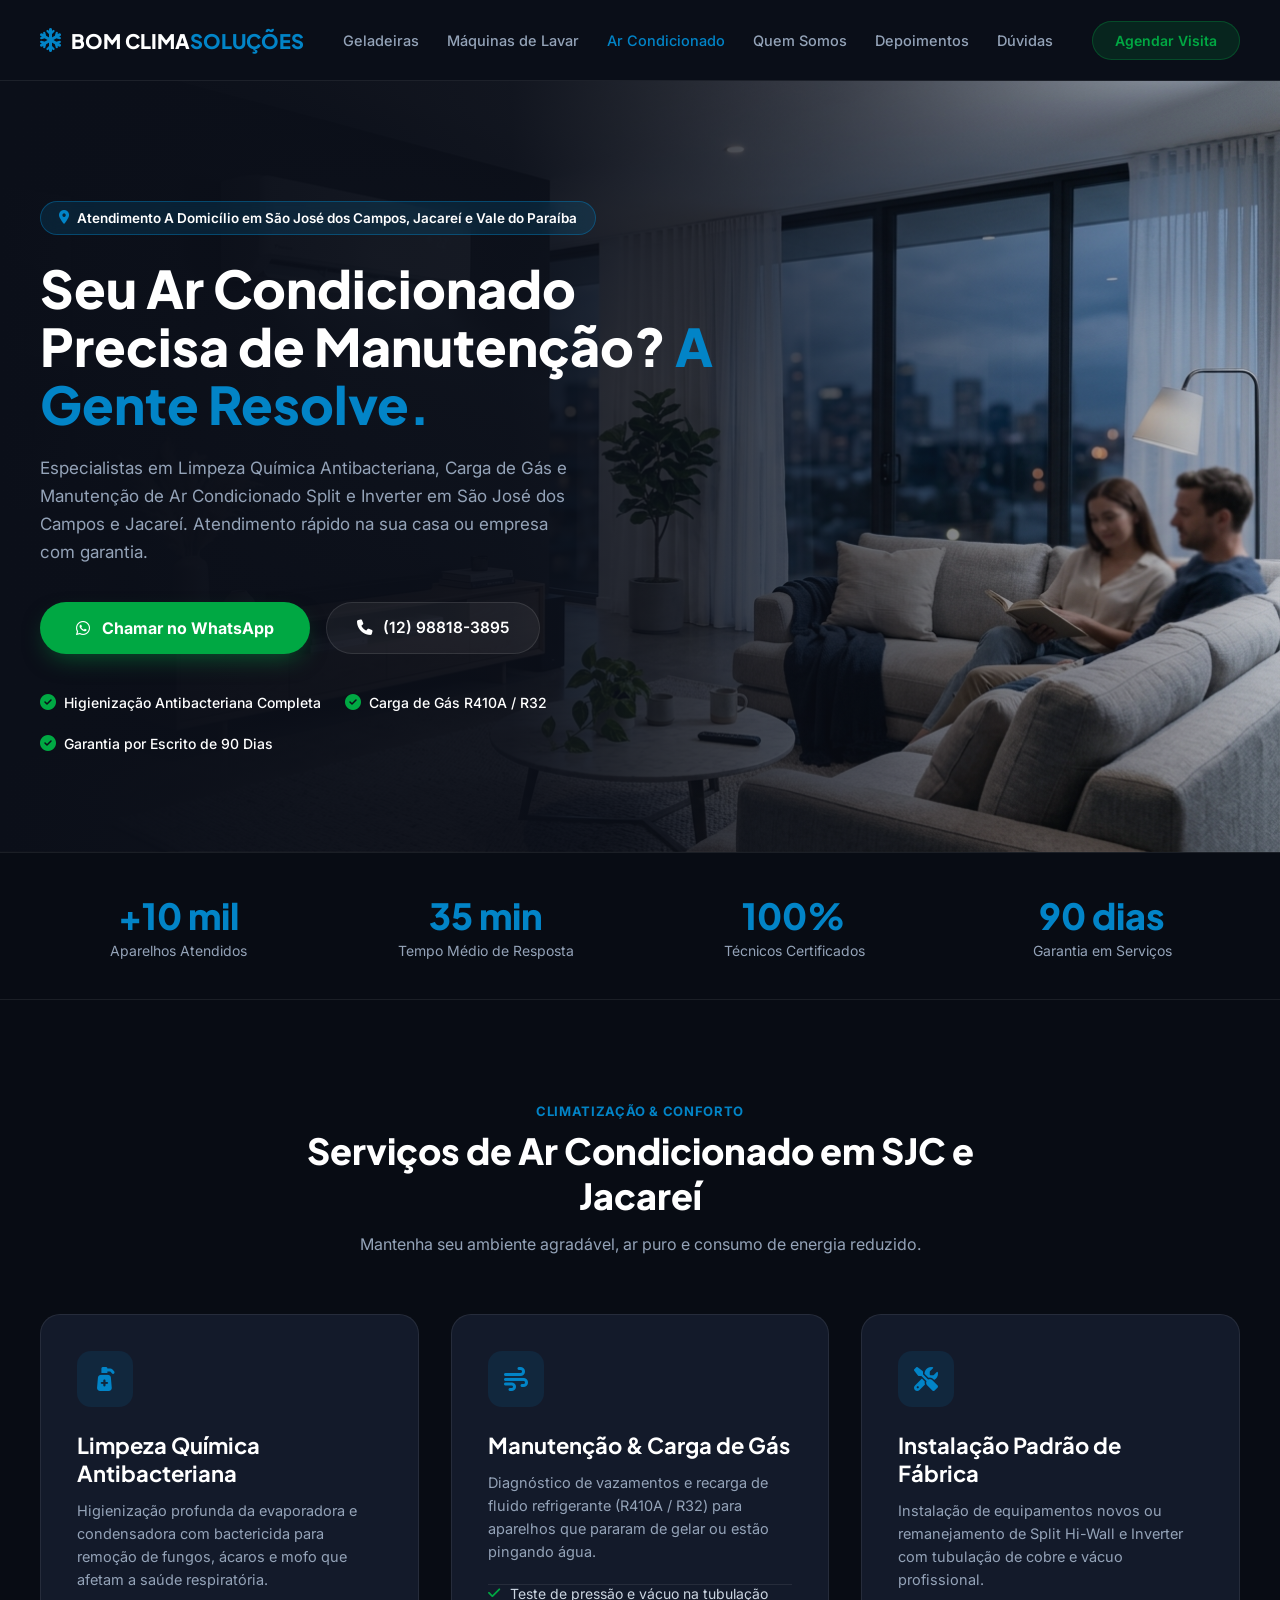
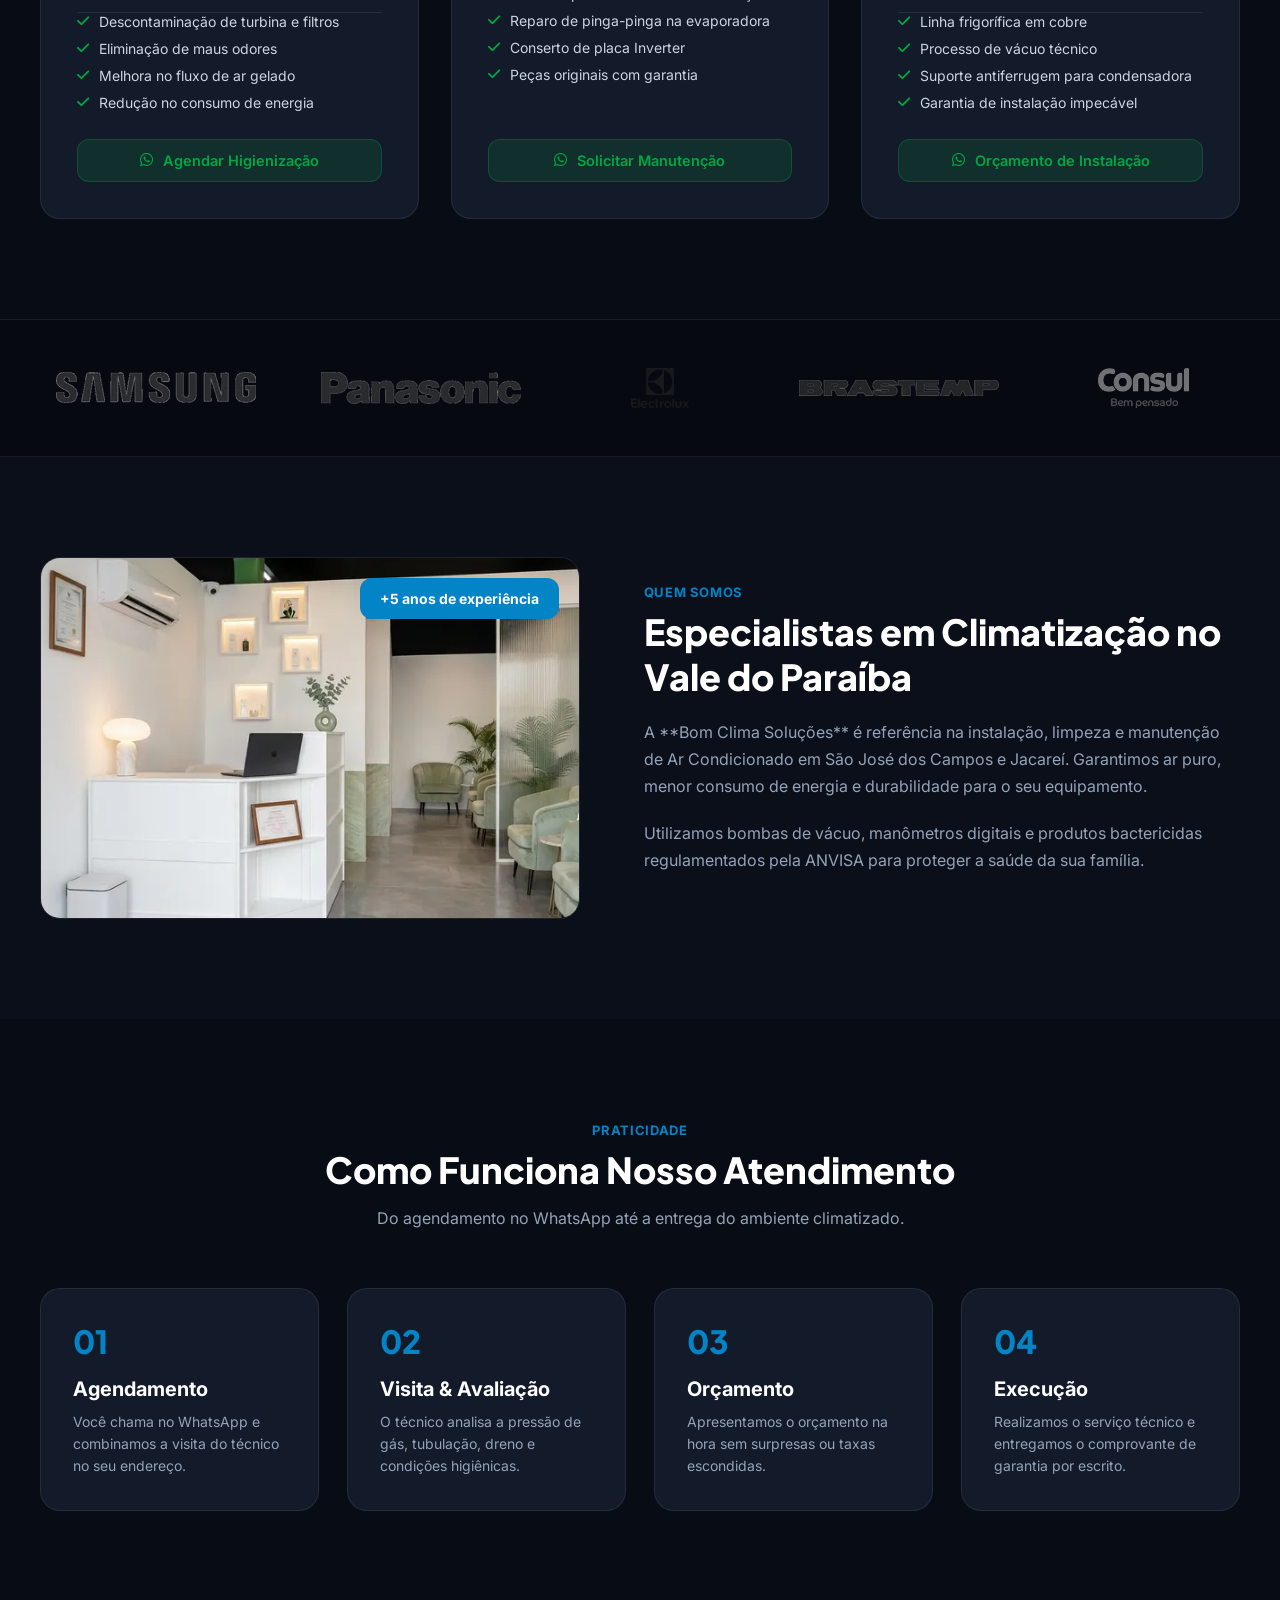
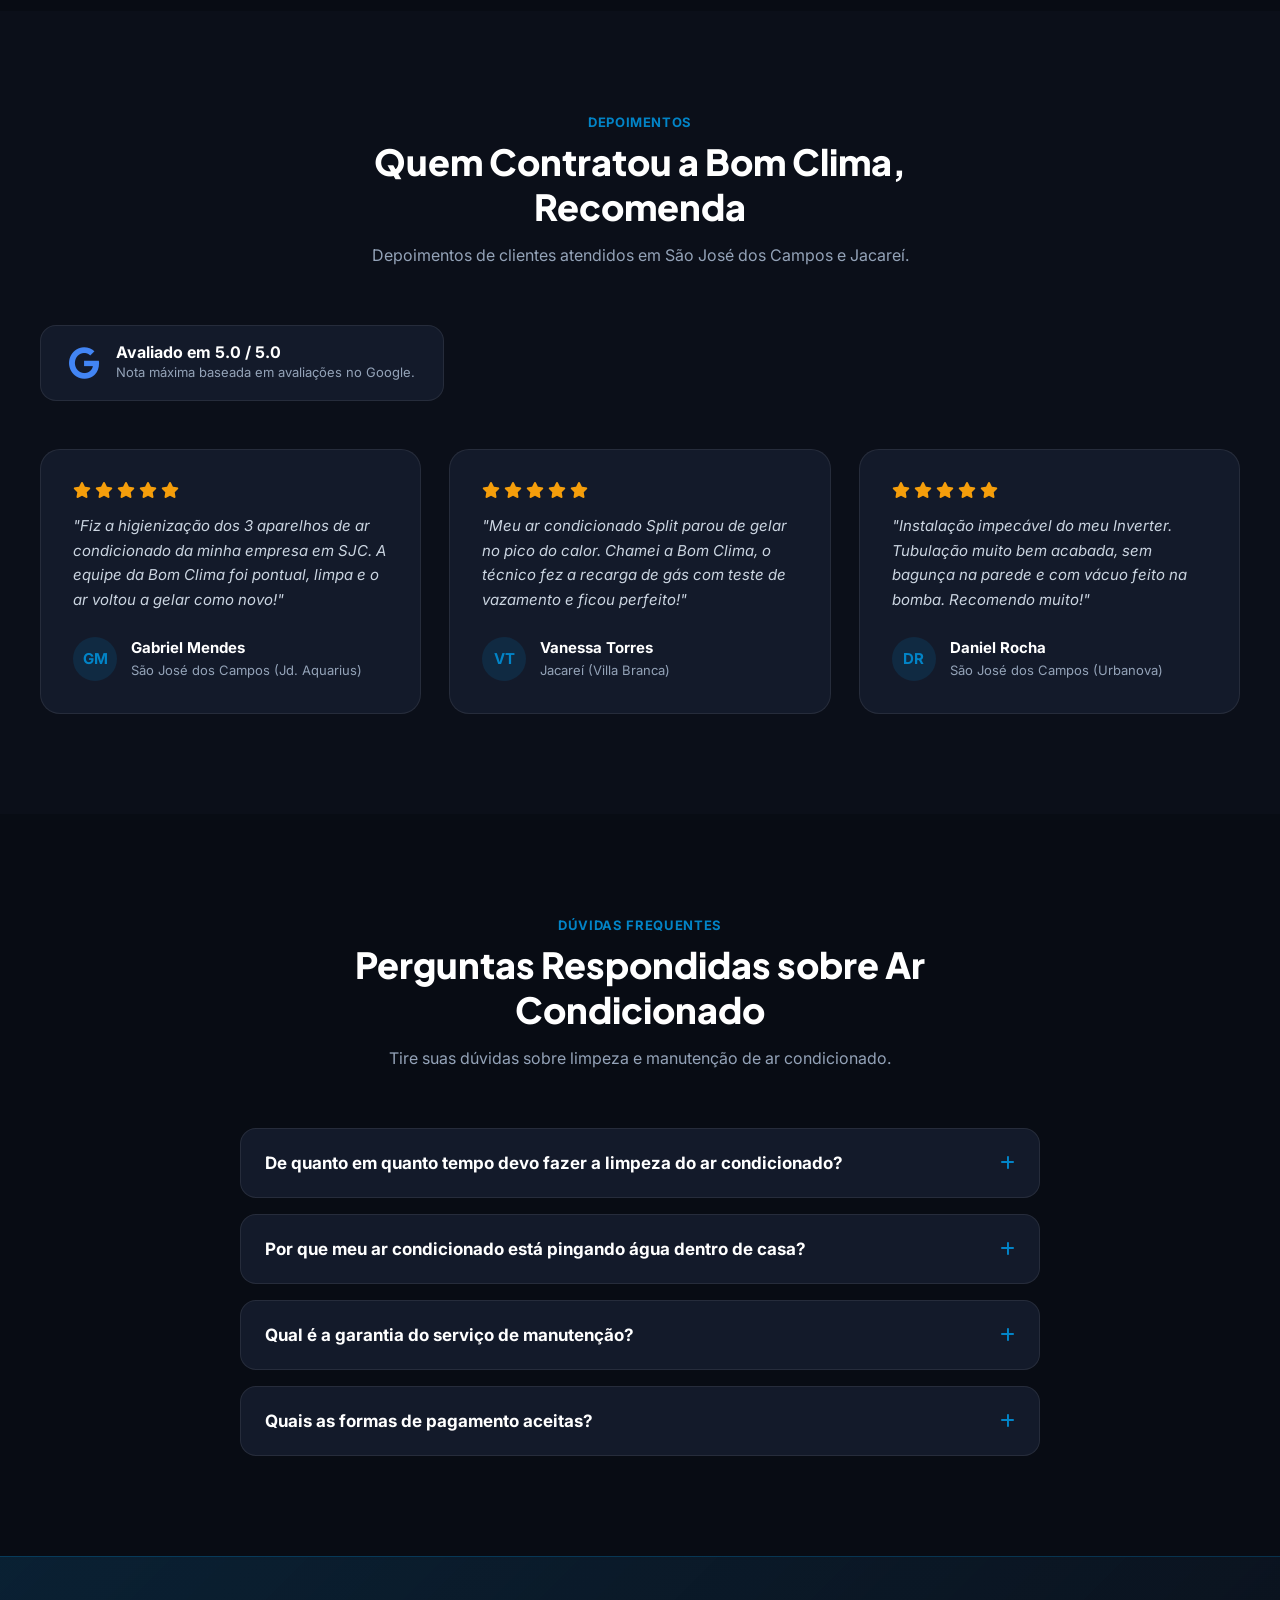
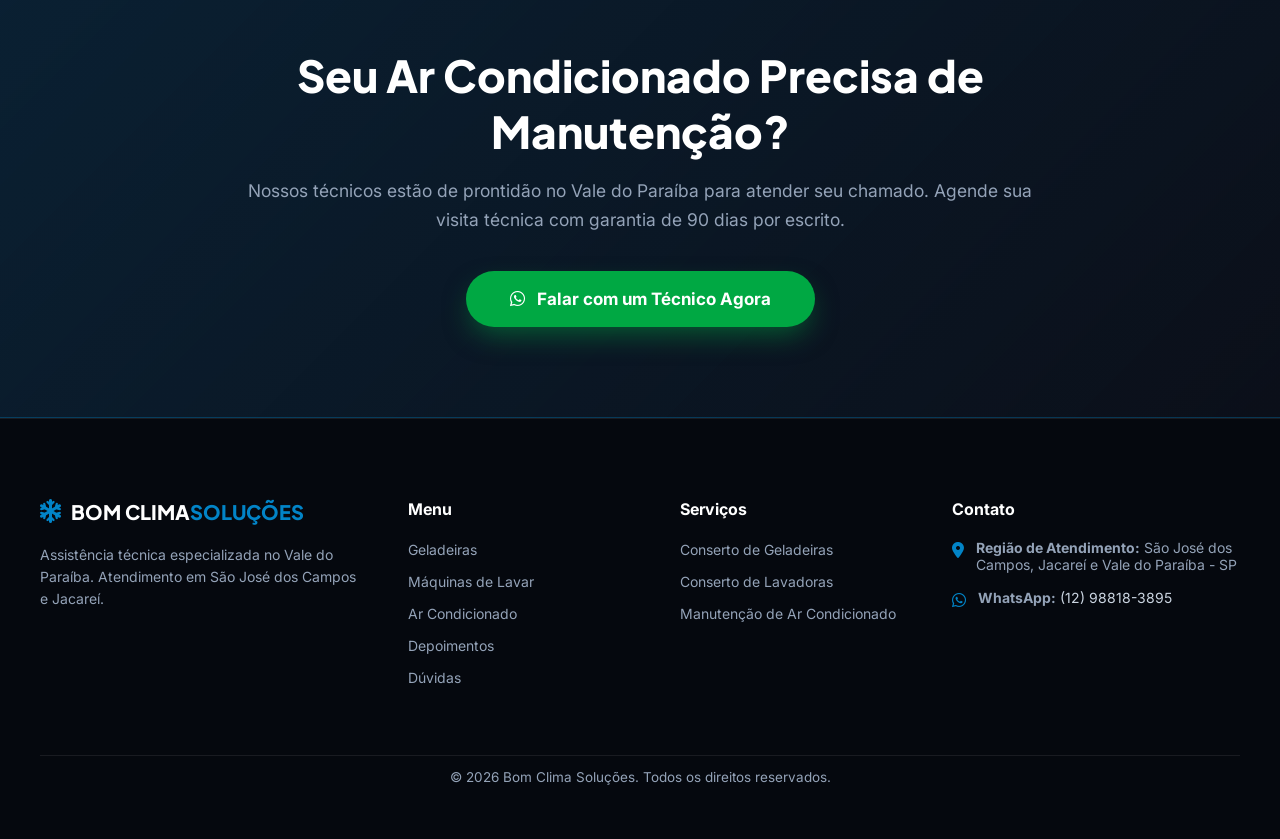
<file: ar-condicionado.html>
<!DOCTYPE html>
<html lang="pt-BR">
<head>
    <meta charset="UTF-8">
    <meta name="viewport" content="width=device-width, initial-scale=1.0">
    <title>Manutenção e Limpeza de Ar Condicionado em São José dos Campos e Jacareí | Bom Clima Soluções</title>
    <meta name="description" content="Manutenção, Limpeza Química Antibacteriana, Carga de Gás e Instalação de Ar Condicionado Split e Inverter em São José dos Campos e Jacareí. Atendimento rápido a domicílio com garantia por escrito." />
    <!-- Favicons -->
    <link rel="shortcut icon" href="favicon.ico" type="image/x-icon">
    
    <!-- Google Fonts (Non-blocking) -->
    <link rel="preconnect" href="https://fonts.googleapis.com">
    <link rel="preconnect" href="https://fonts.gstatic.com" crossorigin>
    <link href="https://fonts.googleapis.com/css2?family=Inter:wght@300;400;500;600&family=Plus+Jakarta+Sans:wght@500;600;700;800&display=swap" rel="stylesheet" media="print" onload="this.media='all'">
    <noscript><link href="https://fonts.googleapis.com/css2?family=Inter:wght@300;400;500;600&family=Plus+Jakarta+Sans:wght@500;600;700;800&display=swap" rel="stylesheet"></noscript>
    
    <!-- FontAwesome Icons -->
    <link rel="stylesheet" href="https://cdnjs.cloudflare.com/ajax/libs/font-awesome/6.4.0/css/all.min.css" media="print" onload="this.media='all'">
    <noscript><link rel="stylesheet" href="https://cdnjs.cloudflare.com/ajax/libs/font-awesome/6.4.0/css/all.min.css"></noscript>
    
    <!-- CSS Customizado -->
    <style>
        :root {
            --bg-main: #0b0f19;
            --bg-card: #131a2a;
            --bg-card-hover: #1c263c;
            --border-color: rgba(255, 255, 255, 0.08);
            --border-hover: rgba(2, 132, 199, 0.4);
            
            --text-main: #ffffff;
            --text-muted: #94a3b8;
            
            --primary: #0284C7;
            --primary-hover: #0369a1;
            --wa-green: #00A843;
            --wa-green-hover: #008f39;
            --accent: #f59e0b;
            
            --font-title: 'Plus Jakarta Sans', sans-serif;
            --font-body: 'Inter', sans-serif;
            
            --transition-smooth: all 0.35s cubic-bezier(0.4, 0, 0.2, 1);
        }

        html { scroll-behavior: smooth; }

        body {
            background-color: var(--bg-main);
            color: var(--text-main);
            font-family: var(--font-body);
            margin: 0;
            padding: 0;
            overflow-x: hidden;
            -webkit-font-smoothing: antialiased;
        }

        .container { max-width: 1200px; margin: 0 auto; padding: 0 24px; }

        header {
            position: sticky; top: 0; z-index: 100;
            background: rgba(11, 15, 25, 0.90);
            backdrop-filter: blur(16px);
            border-bottom: 1px solid var(--border-color);
        }

        .nav-wrapper { display: flex; align-items: center; justify-content: space-between; height: 80px; }

        .logo { display: flex; align-items: center; gap: 10px; text-decoration: none; color: var(--text-main); }
        .logo i { font-size: 24px; color: var(--primary); }
        .logo span { font-family: var(--font-title); font-weight: 800; font-size: 20px; text-transform: uppercase; }
        .logo span span { color: var(--primary); }

        nav { display: flex; gap: 28px; }
        nav a { color: var(--text-muted); text-decoration: none; font-size: 14.5px; font-weight: 500; transition: var(--transition-smooth); }
        nav a:hover { color: var(--primary); }

        .nav-btn {
            background: rgba(0, 168, 67, 0.15); color: var(--wa-green); border: 1px solid rgba(0, 168, 67, 0.3);
            padding: 10px 22px; border-radius: 50px; font-weight: 600; font-size: 14px; text-decoration: none;
            transition: var(--transition-smooth);
        }
        .nav-btn:hover { background: var(--wa-green); color: #ffffff; }

        .mobile-menu-toggle {
            display: none;
            background: transparent;
            border: none;
            color: var(--text-main);
            font-size: 24px;
            cursor: pointer;
            padding: 8px;
        }

        /* HERO SECTION */
        .hero-section {
            position: relative; padding: 120px 0 100px;
            background-color: #0b0f19;
            background-image: linear-gradient(to right, #0b0f19 0%, rgba(11, 15, 25, 0.94) 40%, rgba(11, 15, 25, 0.65) 65%, rgba(11, 15, 25, 0.15) 100%), url('uploads/imagens/hero-arcondicionado.webp');
            background-size: cover;
            background-position: center right;
            background-repeat: no-repeat;
        }
        .hero-grid { display: block; max-width: 720px; }

        .hero-badge {
            display: inline-flex; align-items: center; gap: 8px;
            background: rgba(2, 132, 199, 0.16); border: 1px solid rgba(2, 132, 199, 0.4);
            color: #ffffff; padding: 8px 18px; border-radius: 50px; font-size: 13.5px; font-weight: 600; margin-bottom: 24px;
            backdrop-filter: blur(8px);
        }
        .hero-badge i { color: var(--primary); }

        .hero-section h1 {
            font-family: var(--font-title); font-weight: 800; font-size: clamp(34px, 4.5vw, 52px);
            line-height: 1.12; margin: 0 0 20px; color: #ffffff;
        }
        .hero-section h1 span { color: var(--primary); }

        .hero-section p { font-size: 17px; line-height: 1.65; color: var(--text-muted); margin: 0 0 36px; max-width: 540px; }

        .hero-ctas { display: flex; gap: 16px; flex-wrap: wrap; margin-bottom: 40px; }

        .btn-primary-wa {
            display: inline-flex; align-items: center; gap: 12px;
            background: var(--wa-green); color: #ffffff; font-size: 16px; font-weight: 700;
            padding: 16px 36px; border-radius: 50px; text-decoration: none;
            box-shadow: 0 10px 25px -8px rgba(0, 168, 67, 0.5); transition: var(--transition-smooth);
        }
        .btn-primary-wa:hover { background: var(--wa-green-hover); transform: translateY(-2px); }

        .btn-secondary-phone {
            display: inline-flex; align-items: center; gap: 10px;
            background: rgba(255, 255, 255, 0.05); border: 1px solid rgba(255, 255, 255, 0.1);
            color: var(--text-main); font-size: 15.5px; font-weight: 600; padding: 15px 30px; border-radius: 50px; text-decoration: none;
        }

        .hero-bullets { display: flex; gap: 24px; flex-wrap: wrap; }
        .bullet-item { display: flex; align-items: center; gap: 8px; font-size: 14px; color: var(--text-main); font-weight: 500; }
        .bullet-item i { color: var(--wa-green); font-size: 16px; }

        /* METRICS BAR */
        .metrics-bar { background: #080c14; border-top: 1px solid var(--border-color); border-bottom: 1px solid var(--border-color); padding: 40px 0; }
        .metrics-grid { display: grid; grid-template-columns: repeat(auto-fit, minmax(200px, 1fr)); gap: 32px; text-align: center; }
        .metric-item h3 { font-family: var(--font-title); font-size: 36px; font-weight: 800; color: var(--primary); margin: 0 0 4px; }
        .metric-item p { color: var(--text-muted); font-size: 14px; margin: 0; }

        /* SERVIÇOS SECTION */
        .services-section { padding: 100px 0; background: #080c14; }
        .section-header { text-align: center; max-width: 680px; margin: 0 auto 60px; }
        .section-tag { color: var(--primary); font-weight: 700; font-size: 13px; text-transform: uppercase; letter-spacing: 0.05em; }
        .section-header h2 { font-family: var(--font-title); font-size: 36px; font-weight: 800; color: #ffffff; margin: 8px 0 16px; }
        .section-header p { color: var(--text-muted); font-size: 16px; }

        .services-grid { display: grid; grid-template-columns: repeat(auto-fit, minmax(320px, 1fr)); gap: 32px; }
        .service-card {
            background: var(--bg-card); border: 1px solid var(--border-color); border-radius: 20px; padding: 36px;
            display: flex; flex-direction: column; justify-content: space-between;
            transition: var(--transition-smooth);
        }
        .service-card:hover { border-color: var(--border-hover); transform: translateY(-4px); }
        .service-icon { width: 56px; height: 56px; background: rgba(2, 132, 199, 0.12); color: var(--primary); border-radius: 14px; display: flex; align-items: center; justify-content: center; font-size: 24px; margin-bottom: 24px; }
        .service-card h3 { font-family: var(--font-title); font-size: 22px; font-weight: 700; color: #ffffff; margin: 0 0 12px; }
        .service-card p { color: var(--text-muted); font-size: 14.5px; line-height: 1.6; margin: 0 0 20px; }
        .service-features { list-style: none; padding: 0; margin: 0 0 28px; border-top: 1px solid var(--border-color); pt: 20px; }
        .service-features li { display: flex; align-items: center; gap: 10px; color: #cbd5e1; font-size: 14px; margin-bottom: 10px; }
        .service-features li i { color: var(--wa-green); }

        .btn-card-wa {
            display: inline-flex; align-items: center; justify-content: center; gap: 10px;
            background: rgba(0, 168, 67, 0.15); color: var(--wa-green); border: 1px solid rgba(0, 168, 67, 0.3);
            padding: 12px 24px; border-radius: 12px; font-weight: 600; font-size: 14.5px; text-decoration: none; transition: var(--transition-smooth);
        }
        .btn-card-wa:hover { background: var(--wa-green); color: #ffffff; }

        /* BRANDS SECTION */
        .brands-section { padding: 48px 0; background: #060910; border-top: 1px solid var(--border-color); border-bottom: 1px solid var(--border-color); }
        .brands-wrapper { display: flex; align-items: center; justify-content: space-around; flex-wrap: wrap; gap: 32px; filter: grayscale(100%) opacity(0.6); transition: var(--transition-smooth); }
        .brands-wrapper:hover { filter: grayscale(0%) opacity(1); }
        .brand-logo { max-height: 40px; object-fit: contain; }

        /* SOBRE SECTION */
        .about-section { padding: 100px 0; background: #0b0f19; }
        .about-grid { display: grid; grid-template-columns: 0.95fr 1.05fr; gap: 64px; align-items: center; }
        .about-image-container { position: relative; border-radius: 20px; overflow: hidden; border: 1px solid var(--border-color); }
        .about-image-container img { width: 100%; display: block; object-fit: cover; aspect-ratio: 4/3; }
        .about-badge { position: absolute; top: 20px; right: 20px; background: var(--primary); color: #ffffff; padding: 12px 20px; border-radius: 12px; font-weight: 700; font-size: 14px; }
        .about-content h2 { font-family: var(--font-title); font-size: 36px; font-weight: 800; color: #ffffff; margin: 8px 0 20px; }
        .about-content p { color: var(--text-muted); font-size: 16px; line-height: 1.7; margin-bottom: 20px; }

        /* PROCESSO SECTION */
        .process-section { padding: 100px 0; background: #080c14; }
        .process-grid { display: grid; grid-template-columns: repeat(auto-fit, minmax(240px, 1fr)); gap: 28px; }
        .process-card { background: var(--bg-card); border: 1px solid var(--border-color); border-radius: 20px; padding: 32px; position: relative; }
        .process-step { font-family: var(--font-title); font-size: 32px; font-weight: 800; color: var(--primary); margin-bottom: 16px; }
        .process-card h3 { font-size: 20px; font-weight: 700; color: #ffffff; margin: 0 0 10px; }
        .process-card p { color: var(--text-muted); font-size: 14px; line-height: 1.6; margin: 0; }

        /* DEPOIMENTOS SECTION */
        .testimonials-section { padding: 100px 0; background: #0b0f19; }
        .google-badge { display: inline-flex; align-items: center; gap: 16px; background: var(--bg-card); border: 1px solid var(--border-color); padding: 16px 28px; border-radius: 16px; margin-bottom: 48px; }
        .google-badge i { font-size: 32px; color: #4285F4; }
        .google-badge-text h4 { font-size: 16px; font-weight: 700; color: #ffffff; margin: 0 0 2px; }
        .google-badge-text p { font-size: 13px; color: var(--text-muted); margin: 0 0 4px; }
        .google-badge-text a { color: var(--primary); font-size: 13px; font-weight: 600; text-decoration: none; }

        .testimonials-grid { display: grid; grid-template-columns: repeat(auto-fit, minmax(320px, 1fr)); gap: 28px; }
        .testimonial-card { background: var(--bg-card); border: 1px solid var(--border-color); border-radius: 20px; padding: 32px; display: flex; flex-direction: column; justify-content: space-between; }
        .stars-container { color: var(--accent); margin-bottom: 16px; display: flex; gap: 4px; }
        .testimonial-card p { color: #cbd5e1; font-size: 15px; line-height: 1.65; margin: 0 0 24px; font-style: italic; }
        .testimonial-user { display: flex; align-items: center; gap: 14px; }
        .user-avatar { width: 44px; height: 44px; background: rgba(2, 132, 199, 0.15); color: var(--primary); border-radius: 50%; display: flex; align-items: center; justify-content: center; font-weight: 700; font-size: 15px; }
        .user-info h4 { color: #ffffff; font-size: 15px; font-weight: 700; margin: 0 0 2px; }
        .user-info span { color: var(--text-muted); font-size: 13px; }

        /* FAQ SECTION */
        .faq-section { padding: 100px 0; background: #080c14; }
        .faq-grid { max-width: 800px; margin: 0 auto; display: flex; flex-direction: column; gap: 16px; }
        .faq-item { background: var(--bg-card); border: 1px solid var(--border-color); border-radius: 16px; overflow: hidden; }
        .faq-question { padding: 24px; display: flex; align-items: center; justify-content: space-between; cursor: pointer; user-select: none; }
        .faq-question h3 { font-size: 17px; font-weight: 700; color: #ffffff; margin: 0; }
        .faq-question i { color: var(--primary); transition: transform 0.3s; }
        .faq-answer { max-height: 0; overflow: hidden; transition: max-height 0.35s ease; padding: 0 24px; }
        .faq-answer p { margin: 0; padding-bottom: 24px; color: var(--text-muted); font-size: 15px; line-height: 1.6; }

        /* CTA URGENTE */
        .cta-urgente {
            padding: 90px 0;
            background: linear-gradient(135deg, rgba(2, 132, 199, 0.15) 0%, #0b0f19 100%);
            border-top: 1px solid rgba(2, 132, 199, 0.3); border-bottom: 1px solid rgba(2, 132, 199, 0.3);
            color: #ffffff; text-align: center;
        }
        .cta-urgente-wrapper { max-width: 800px; margin: 0 auto; }
        .cta-urgente h2 { font-family: var(--font-title); font-size: clamp(30px, 4vw, 44px); font-weight: 800; margin: 0 0 18px; color: #ffffff; }
        .cta-urgente p { font-size: 17.5px; line-height: 1.65; margin: 0 0 36px; color: var(--text-muted); }
        .btn-cta-urgente-wa {
            display: inline-flex; align-items: center; justify-content: center; gap: 12px;
            background: var(--wa-green); color: #ffffff !important; font-size: 17px; font-weight: 700;
            padding: 18px 44px; border-radius: 50px; text-decoration: none !important;
            box-shadow: 0 12px 28px -6px rgba(0, 168, 67, 0.5); transition: var(--transition-smooth);
        }
        .btn-cta-urgente-wa:hover { background: var(--wa-green-hover); transform: translateY(-2px); }

        /* FOOTER */
        footer { background: #05080e; border-top: 1px solid var(--border-color); padding: 80px 0 40px; color: var(--text-muted); }
        .footer-grid { display: grid; grid-template-columns: 1fr 0.7fr 0.7fr 0.9fr; gap: 48px; margin-bottom: 56px; }
        .footer-about p { font-size: 14px; line-height: 1.6; margin: 20px 0 0; }
        .footer-links h3, .footer-contact h3 { color: #ffffff; font-size: 16px; font-weight: 700; margin: 0 0 20px; }
        .footer-links ul, .footer-contact ul { list-style: none; padding: 0; margin: 0; }
        .footer-links li { margin-bottom: 12px; }
        .footer-links a { color: var(--text-muted); text-decoration: none; font-size: 14px; transition: var(--transition-smooth); }
        .footer-links a:hover { color: var(--primary); }
        .footer-contact li { display: flex; gap: 12px; font-size: 14px; margin-bottom: 16px; }
        .footer-contact i { color: var(--primary); font-size: 16px; margin-top: 3px; }
        .footer-contact a { color: #cbd5e1 !important; text-decoration: none !important; transition: var(--transition-smooth); }
        .footer-contact a:hover { color: var(--primary) !important; }
        .footer-bottom { border-top: 1px solid var(--border-color); pt: 30px; text-align: center; font-size: 13.5px; }

        @media (max-width: 768px) {
            .mobile-menu-toggle { display: block; }
            nav {
                position: absolute; top: 80px; left: 0; width: 100%;
                background: rgba(9, 13, 22, 0.98); backdrop-filter: blur(20px);
                border-bottom: 1px solid var(--border-color); flex-direction: column;
                padding: 24px; gap: 20px; box-sizing: border-box; display: none !important; z-index: 99;
            }
            nav.active { display: flex !important; }
            .nav-wrapper { flex-direction: row !important; height: 80px; align-items: center; justify-content: space-between; position: relative; }
            .nav-wrapper > .nav-btn { display: none !important; }
            nav .nav-btn-mobile {
                display: block !important; background: var(--wa-green); color: #ffffff !important;
                text-align: center; padding: 12px; border-radius: 50px; font-weight: 600; text-decoration: none; margin-top: 10px;
            }
            .testimonials-grid, .process-grid {
                display: flex !important; overflow-x: auto !important; scroll-snap-type: x mandatory !important;
                gap: 16px !important; padding-bottom: 20px !important; margin-left: -24px !important; margin-right: -24px !important;
                padding-left: 24px !important; padding-right: 24px !important; -webkit-overflow-scrolling: touch;
            }
            .testimonial-card { flex: 0 0 85% !important; scroll-snap-align: center !important; }
            .process-card { flex: 0 0 78% !important; scroll-snap-align: center !important; }
            .footer-grid { grid-template-columns: 1fr; gap: 32px; }
        }
    </style>

    <!-- Google Tag Manager -->
    <script>
      window.addEventListener('load', function() {
        (function(w,d,s,l,i){w[l]=w[l]||[];w[l].push({'gtm.start':
        new Date().getTime(),event:'gtm.js'});var f=d.getElementsByTagName(s)[0],
        j=d.createElement(s),dl=l!='dataLayer'?'&l='+l:'';j.async=true;j.src=
        'https://www.googletagmanager.com/gtm.js?id='+i+dl;f.parentNode.insertBefore(j,f);
        })(window,document,'script','dataLayer','GTM-5PC6HF7W');
      });
    </script>
    <!-- End Google Tag Manager -->
</head>
<body>
    <!-- Google Tag Manager (noscript) -->
    <noscript><iframe src="https://www.googletagmanager.com/ns.html?id=GTM-5PC6HF7W"
    height="0" width="0" style="display:none;visibility:hidden"></iframe></noscript>
    <!-- End Google Tag Manager (noscript) -->

    <!-- CABEÇALHO -->
    <header>
        <div class="container">
            <div class="nav-wrapper">
                <a href="index.html" class="logo">
                    <i class="fa-solid fa-snowflake"></i>
                    <span>Bom Clima<span>Soluções</span></span>
                </a>
                <nav>
                    <a href="index.html">Geladeiras</a>
                    <a href="lavadoras.html">Máquinas de Lavar</a>
                    <a href="ar-condicionado.html" style="color: var(--primary);">Ar Condicionado</a>
                    <a href="#sobre">Quem Somos</a>
                    <a href="#depoimentos">Depoimentos</a>
                    <a href="#faq">Dúvidas</a>
                    <a href="https://api.whatsapp.com/send?phone=5512988183895&text=Ol%C3%A1%21%20Vim%20pelo%20site%2C%20gostaria%20de%20um%20atendimento." target="_blank" class="nav-btn-mobile" style="display: none;">Agendar Visita</a>
                </nav>
                <button class="mobile-menu-toggle" aria-label="Abrir Menu">
                    <i class="fa-solid fa-bars"></i>
                </button>
                <a href="https://api.whatsapp.com/send?phone=5512988183895&text=Ol%C3%A1%21%20Vim%20pelo%20site%2C%20gostaria%20de%20um%20atendimento." target="_blank" class="nav-btn">
                    Agendar Visita
                </a>
            </div>
        </div>
    </header>

    <!-- HERO SECTION -->
    <section class="hero-section">
        <div class="container">
            <div class="hero-grid">
                <div class="hero-content">
                    <div class="hero-badge">
                        <i class="fa-solid fa-location-dot"></i> Atendimento A Domicílio em São José dos Campos, Jacareí e Vale do Paraíba
                    </div>
                    <h1>Seu Ar Condicionado Precisa de Manutenção? <span>A Gente Resolve.</span></h1>
                    <p>Especialistas em Limpeza Química Antibacteriana, Carga de Gás e Manutenção de Ar Condicionado Split e Inverter em São José dos Campos e Jacareí. Atendimento rápido na sua casa ou empresa com garantia.</p>
                    
                    <div class="hero-ctas">
                        <a href="https://api.whatsapp.com/send?phone=5512988183895&text=Ol%C3%A1%21%20Vim%20pelo%20site%2C%20gostaria%20de%20um%20atendimento." target="_blank" class="btn-primary-wa">
                            <i class="fa-brands fa-whatsapp"></i> Chamar no WhatsApp
                        </a>
                        <a href="tel:+5512988183895" class="btn-secondary-phone">
                            <i class="fa-solid fa-phone"></i> (12) 98818-3895
                        </a>
                    </div>
                    
                    <div class="hero-bullets">
                        <div class="bullet-item">
                            <i class="fa-solid fa-circle-check"></i> Higienização Antibacteriana Completa
                        </div>
                        <div class="bullet-item">
                            <i class="fa-solid fa-circle-check"></i> Carga de Gás R410A / R32
                        </div>
                        <div class="bullet-item">
                            <i class="fa-solid fa-circle-check"></i> Garantia por Escrito de 90 Dias
                        </div>
                    </div>
                </div>
            </div>
        </div>
    </section>

    <!-- METRICS BAR -->
    <section class="metrics-bar">
        <div class="container">
            <div class="metrics-grid">
                <div class="metric-item">
                    <h3>+10 mil</h3>
                    <p>Aparelhos Atendidos</p>
                </div>
                <div class="metric-item">
                    <h3>35 min</h3>
                    <p>Tempo Médio de Resposta</p>
                </div>
                <div class="metric-item">
                    <h3>100%</h3>
                    <p>Técnicos Certificados</p>
                </div>
                <div class="metric-item">
                    <h3>90 dias</h3>
                    <p>Garantia em Serviços</p>
                </div>
            </div>
        </div>
    </section>

    <!-- SERVIÇOS SECTION -->
    <section class="services-section" id="servicos">
        <div class="container">
            <div class="section-header">
                <span class="section-tag">Climatização & Conforto</span>
                <h2>Serviços de Ar Condicionado em SJC e Jacareí</h2>
                <p>Mantenha seu ambiente agradável, ar puro e consumo de energia reduzido.</p>
            </div>
            
            <div class="services-grid">
                <div class="service-card">
                    <div>
                        <div class="service-icon"><i class="fa-solid fa-pump-medical"></i></div>
                        <h3>Limpeza Química Antibacteriana</h3>
                        <p>Higienização profunda da evaporadora e condensadora com bactericida para remoção de fungos, ácaros e mofo que afetam a saúde respiratória.</p>
                        <ul class="service-features">
                            <li><i class="fa-solid fa-check"></i> Descontaminação de turbina e filtros</li>
                            <li><i class="fa-solid fa-check"></i> Eliminação de maus odores</li>
                            <li><i class="fa-solid fa-check"></i> Melhora no fluxo de ar gelado</li>
                            <li><i class="fa-solid fa-check"></i> Redução no consumo de energia</li>
                        </ul>
                    </div>
                    <a href="https://api.whatsapp.com/send?phone=5512988183895&text=Ol%C3%A1%21%20Vim%20pelo%20site%2C%20gostaria%20de%20um%20atendimento." target="_blank" class="btn-card-wa">
                        <i class="fa-brands fa-whatsapp"></i> Agendar Higienização
                    </a>
                </div>

                <div class="service-card">
                    <div>
                        <div class="service-icon"><i class="fa-solid fa-wind"></i></div>
                        <h3>Manutenção & Carga de Gás</h3>
                        <p>Diagnóstico de vazamentos e recarga de fluido refrigerante (R410A / R32) para aparelhos que pararam de gelar ou estão pingando água.</p>
                        <ul class="service-features">
                            <li><i class="fa-solid fa-check"></i> Teste de pressão e vácuo na tubulação</li>
                            <li><i class="fa-solid fa-check"></i> Reparo de pinga-pinga na evaporadora</li>
                            <li><i class="fa-solid fa-check"></i> Conserto de placa Inverter</li>
                            <li><i class="fa-solid fa-check"></i> Peças originais com garantia</li>
                        </ul>
                    </div>
                    <a href="https://api.whatsapp.com/send?phone=5512988183895&text=Ol%C3%A1%21%20Vim%20pelo%20site%2C%20gostaria%20de%20um%20atendimento." target="_blank" class="btn-card-wa">
                        <i class="fa-brands fa-whatsapp"></i> Solicitar Manutenção
                    </a>
                </div>

                <div class="service-card">
                    <div>
                        <div class="service-icon"><i class="fa-solid fa-screwdriver-wrench"></i></div>
                        <h3>Instalação Padrão de Fábrica</h3>
                        <p>Instalação de equipamentos novos ou remanejamento de Split Hi-Wall e Inverter com tubulação de cobre e vácuo profissional.</p>
                        <ul class="service-features">
                            <li><i class="fa-solid fa-check"></i> Linha frigorífica em cobre</li>
                            <li><i class="fa-solid fa-check"></i> Processo de vácuo técnico</li>
                            <li><i class="fa-solid fa-check"></i> Suporte antiferrugem para condensadora</li>
                            <li><i class="fa-solid fa-check"></i> Garantia de instalação impecável</li>
                        </ul>
                    </div>
                    <a href="https://api.whatsapp.com/send?phone=5512988183895&text=Ol%C3%A1%21%20Vim%20pelo%20site%2C%20gostaria%20de%20um%20atendimento." target="_blank" class="btn-card-wa">
                        <i class="fa-brands fa-whatsapp"></i> Orçamento de Instalação
                    </a>
                </div>
            </div>
        </div>
    </section>

    <!-- BRANDS SECTION -->
    <section class="brands-section">
        <div class="container">
            <div class="brands-wrapper">
                <img loading="lazy" src="uploads/imagens/samsung-logo.webp" alt="Samsung" class="brand-logo">
                <img loading="lazy" src="uploads/imagens/panasonic.webp" alt="Panasonic" class="brand-logo">
                <img loading="lazy" src="uploads/imagens/Electrolux-Emblema.webp" width="150" height="100" alt="Electrolux" class="brand-logo">
                <img loading="lazy" src="uploads/imagens/Brastemp.webp" alt="Brastemp" class="brand-logo">
                <img loading="lazy" src="uploads/imagens/consul-bem-pensado-vector-logo.webp" width="160" height="70" alt="Consul" class="brand-logo">
            </div>
        </div>
    </section>

    <!-- SOBRE SECTION -->
    <section class="about-section" id="sobre">
        <div class="container">
            <div class="about-grid">
                <div class="about-image-wrapper">
                    <div class="about-image-container">
                        <img loading="lazy" src="uploads/imagens/conserto_express_interno.webp" width="360" height="360" alt="Bom Clima Soluções">
                        <div class="about-badge">
                            <span>+5</span> anos de experiência
                        </div>
                    </div>
                </div>
                
                <div class="about-content">
                    <span class="section-tag">Quem somos</span>
                    <h2>Especialistas em Climatização no Vale do Paraíba</h2>
                    <p>A **Bom Clima Soluções** é referência na instalação, limpeza e manutenção de Ar Condicionado em São José dos Campos e Jacareí. Garantimos ar puro, menor consumo de energia e durabilidade para o seu equipamento.</p>
                    <p>Utilizamos bombas de vácuo, manômetros digitais e produtos bactericidas regulamentados pela ANVISA para proteger a saúde da sua família.</p>
                </div>
            </div>
        </div>
    </section>

    <!-- PROCESSO SECTION -->
    <section class="process-section" id="processo">
        <div class="container">
            <div class="section-header">
                <span class="section-tag">Praticidade</span>
                <h2>Como Funciona Nosso Atendimento</h2>
                <p>Do agendamento no WhatsApp até a entrega do ambiente climatizado.</p>
            </div>
            
            <div class="process-grid">
                <div class="process-card">
                    <div class="process-step">01</div>
                    <h3>Agendamento</h3>
                    <p>Você chama no WhatsApp e combinamos a visita do técnico no seu endereço.</p>
                </div>
                <div class="process-card">
                    <div class="process-step">02</div>
                    <h3>Visita & Avaliação</h3>
                    <p>O técnico analisa a pressão de gás, tubulação, dreno e condições higiênicas.</p>
                </div>
                <div class="process-card">
                    <div class="process-step">03</div>
                    <h3>Orçamento</h3>
                    <p>Apresentamos o orçamento na hora sem surpresas ou taxas escondidas.</p>
                </div>
                <div class="process-card">
                    <div class="process-step">04</div>
                    <h3>Execução</h3>
                    <p>Realizamos o serviço técnico e entregamos o comprovante de garantia por escrito.</p>
                </div>
            </div>
        </div>
    </section>

    <!-- DEPOIMENTOS SECTION -->
    <section class="testimonials-section" id="depoimentos">
        <div class="container">
            <div class="section-header">
                <span class="section-tag">Depoimentos</span>
                <h2>Quem Contratou a Bom Clima, Recomenda</h2>
                <p>Depoimentos de clientes atendidos em São José dos Campos e Jacareí.</p>
            </div>
            
            <div class="google-badge">
                <i class="fa-brands fa-google"></i>
                <div class="google-badge-text">
                    <h4>Avaliado em 5.0 / 5.0</h4>
                    <p>Nota máxima baseada em avaliações no Google.</p>
                </div>
            </div>
            
            <div class="testimonials-grid">
                <div class="testimonial-card">
                    <div>
                        <div class="stars-container">
                            <i class="fa-solid fa-star"></i>
                            <i class="fa-solid fa-star"></i>
                            <i class="fa-solid fa-star"></i>
                            <i class="fa-solid fa-star"></i>
                            <i class="fa-solid fa-star"></i>
                        </div>
                        <p>"Fiz a higienização dos 3 aparelhos de ar condicionado da minha empresa em SJC. A equipe da Bom Clima foi pontual, limpa e o ar voltou a gelar como novo!"</p>
                    </div>
                    <div class="testimonial-user">
                        <div class="user-avatar">GM</div>
                        <div class="user-info">
                            <h4>Gabriel Mendes</h4>
                            <span>São José dos Campos (Jd. Aquarius)</span>
                        </div>
                    </div>
                </div>

                <div class="testimonial-card">
                    <div>
                        <div class="stars-container">
                            <i class="fa-solid fa-star"></i>
                            <i class="fa-solid fa-star"></i>
                            <i class="fa-solid fa-star"></i>
                            <i class="fa-solid fa-star"></i>
                            <i class="fa-solid fa-star"></i>
                        </div>
                        <p>"Meu ar condicionado Split parou de gelar no pico do calor. Chamei a Bom Clima, o técnico fez a recarga de gás com teste de vazamento e ficou perfeito!"</p>
                    </div>
                    <div class="testimonial-user">
                        <div class="user-avatar">VT</div>
                        <div class="user-info">
                            <h4>Vanessa Torres</h4>
                            <span>Jacareí (Villa Branca)</span>
                        </div>
                    </div>
                </div>

                <div class="testimonial-card">
                    <div>
                        <div class="stars-container">
                            <i class="fa-solid fa-star"></i>
                            <i class="fa-solid fa-star"></i>
                            <i class="fa-solid fa-star"></i>
                            <i class="fa-solid fa-star"></i>
                            <i class="fa-solid fa-star"></i>
                        </div>
                        <p>"Instalação impecável do meu Inverter. Tubulação muito bem acabada, sem bagunça na parede e com vácuo feito na bomba. Recomendo muito!"</p>
                    </div>
                    <div class="testimonial-user">
                        <div class="user-avatar">DR</div>
                        <div class="user-info">
                            <h4>Daniel Rocha</h4>
                            <span>São José dos Campos (Urbanova)</span>
                        </div>
                    </div>
                </div>
            </div>
        </div>
    </section>

    <!-- FAQ SECTION -->
    <section class="faq-section" id="faq">
        <div class="container">
            <div class="section-header">
                <span class="section-tag">Dúvidas Frequentes</span>
                <h2>Perguntas Respondidas sobre Ar Condicionado</h2>
                <p>Tire suas dúvidas sobre limpeza e manutenção de ar condicionado.</p>
            </div>
            
            <div class="faq-grid">
                <div class="faq-item">
                    <div class="faq-question">
                        <h3>De quanto em quanto tempo devo fazer a limpeza do ar condicionado?</h3>
                        <i class="fa-solid fa-plus"></i>
                    </div>
                    <div class="faq-answer">
                        <p>Para residências, a higienização química completa é recomendada a cada 6 meses. Em escritórios ou comércios de uso contínuo, a recomendação é a cada 3 meses para evitar poeira e ácaros.</p>
                    </div>
                </div>

                <div class="faq-item">
                    <div class="faq-question">
                        <h3>Por que meu ar condicionado está pingando água dentro de casa?</h3>
                        <i class="fa-solid fa-plus"></i>
                    </div>
                    <div class="faq-answer">
                        <p>O pinga-pinga na evaporadora geralmente ocorre por entupimento na bandeja de dreno devido ao acúmulo de sujeira ou desnível da tubulação. Resolvemos esse problema na hora.</p>
                    </div>
                </div>

                <div class="faq-item">
                    <div class="faq-question">
                        <h3>Qual é a garantia do serviço de manutenção?</h3>
                        <i class="fa-solid fa-plus"></i>
                    </div>
                    <div class="faq-answer">
                        <p>Oferecemos garantia de 90 dias por escrito cobrindo tanto as peças novas quanto o serviço prestado.</p>
                    </div>
                </div>

                <div class="faq-item">
                    <div class="faq-question">
                        <h3>Quais as formas de pagamento aceitas?</h3>
                        <i class="fa-solid fa-plus"></i>
                    </div>
                    <div class="faq-answer">
                        <p>Aceitamos Pix, cartões de débito, crédito (com possibilidade de parcelamento) e dinheiro. O pagamento só é efetuado após a conclusão e teste do equipamento.</p>
                    </div>
                </div>
            </div>
        </div>
    </section>

    <!-- CTA URGENTE -->
    <section class="cta-urgente">
        <div class="container">
            <div class="cta-urgente-wrapper">
                <h2>Seu Ar Condicionado Precisa de Manutenção?</h2>
                <p>Nossos técnicos estão de prontidão no Vale do Paraíba para atender seu chamado. Agende sua visita técnica com garantia de 90 dias por escrito.</p>
                <a href="https://api.whatsapp.com/send?phone=5512988183895&text=Ol%C3%A1%21%20Vim%20pelo%20site%2C%20gostaria%20de%20um%20atendimento." target="_blank" class="btn-cta-urgente-wa">
                    <i class="fa-brands fa-whatsapp"></i> Falar com um Técnico Agora
                </a>
            </div>
        </div>
    </section>

    <!-- FOOTER -->
    <footer>
        <div class="container">
            <div class="footer-grid">
                <div class="footer-about">
                    <a href="index.html" class="logo">
                        <i class="fa-solid fa-snowflake"></i>
                        <span>Bom Clima<span>Soluções</span></span>
                    </a>
                    <p>Assistência técnica especializada no Vale do Paraíba. Atendimento em São José dos Campos e Jacareí.</p>
                </div>
                
                <div class="footer-links">
                    <h3>Menu</h3>
                    <ul>
                        <li><a href="index.html">Geladeiras</a></li>
                        <li><a href="lavadoras.html">Máquinas de Lavar</a></li>
                        <li><a href="ar-condicionado.html">Ar Condicionado</a></li>
                        <li><a href="#depoimentos">Depoimentos</a></li>
                        <li><a href="#faq">Dúvidas</a></li>
                    </ul>
                </div>

                <div class="footer-links">
                    <h3>Serviços</h3>
                    <ul>
                        <li><a href="index.html">Conserto de Geladeiras</a></li>
                        <li><a href="lavadoras.html">Conserto de Lavadoras</a></li>
                        <li><a href="ar-condicionado.html">Manutenção de Ar Condicionado</a></li>
                    </ul>
                </div>

                <div class="footer-contact">
                    <h3>Contato</h3>
                    <ul>
                        <li>
                            <i class="fa-solid fa-location-dot"></i>
                            <div>
                                <strong>Região de Atendimento:</strong>
                                <span>São José dos Campos, Jacareí e Vale do Paraíba - SP</span>
                            </div>
                        </li>
                        <li>
                            <i class="fa-brands fa-whatsapp"></i>
                            <div>
                                <strong>WhatsApp:</strong>
                                <a href="https://api.whatsapp.com/send?phone=5512988183895&text=Ol%C3%A1%21%20Vim%20pelo%20site%2C%20gostaria%20de%20um%20atendimento." target="_blank">(12) 98818-3895</a>
                            </div>
                        </li>
                    </ul>
                </div>
            </div>
            
            <div class="footer-bottom">
                <p>&copy; 2026 Bom Clima Soluções. Todos os direitos reservados.</p>
            </div>
        </div>
    </footer>

    <!-- Script de Accordion do FAQ -->
    <script>
        document.querySelectorAll('.faq-question').forEach(question => {
            question.addEventListener('click', () => {
                const answer = question.nextElementSibling;
                const icon = question.querySelector('i');
                
                if (answer.style.maxHeight) {
                    answer.style.maxHeight = null;
                    icon.classList.replace('fa-minus', 'fa-plus');
                } else {
                    document.querySelectorAll('.faq-answer').forEach(ans => ans.style.maxHeight = null);
                    document.querySelectorAll('.faq-question i').forEach(ic => ic.classList.replace('fa-minus', 'fa-plus'));
                    
                    answer.style.maxHeight = answer.scrollHeight + "px";
                    icon.classList.replace('fa-plus', 'fa-minus');
                }
            });
        });
    </script>

    <!-- Hamburger Menu Script -->
    <script>
        const menuToggle = document.querySelector('.mobile-menu-toggle');
        const navMenu = document.querySelector('nav');
        
        if (menuToggle && navMenu) {
            menuToggle.addEventListener('click', () => {
                navMenu.classList.toggle('active');
                const icon = menuToggle.querySelector('i');
                if (navMenu.classList.contains('active')) {
                    icon.classList.replace('fa-bars', 'fa-xmark');
                } else {
                    icon.classList.replace('fa-xmark', 'fa-bars');
                }
            });
            
            navMenu.querySelectorAll('a').forEach(link => {
                link.addEventListener('click', () => {
                    navMenu.classList.remove('active');
                    menuToggle.querySelector('i').classList.replace('fa-xmark', 'fa-bars');
                });
            });
        }
    </script>
</body>
</html>
</file>
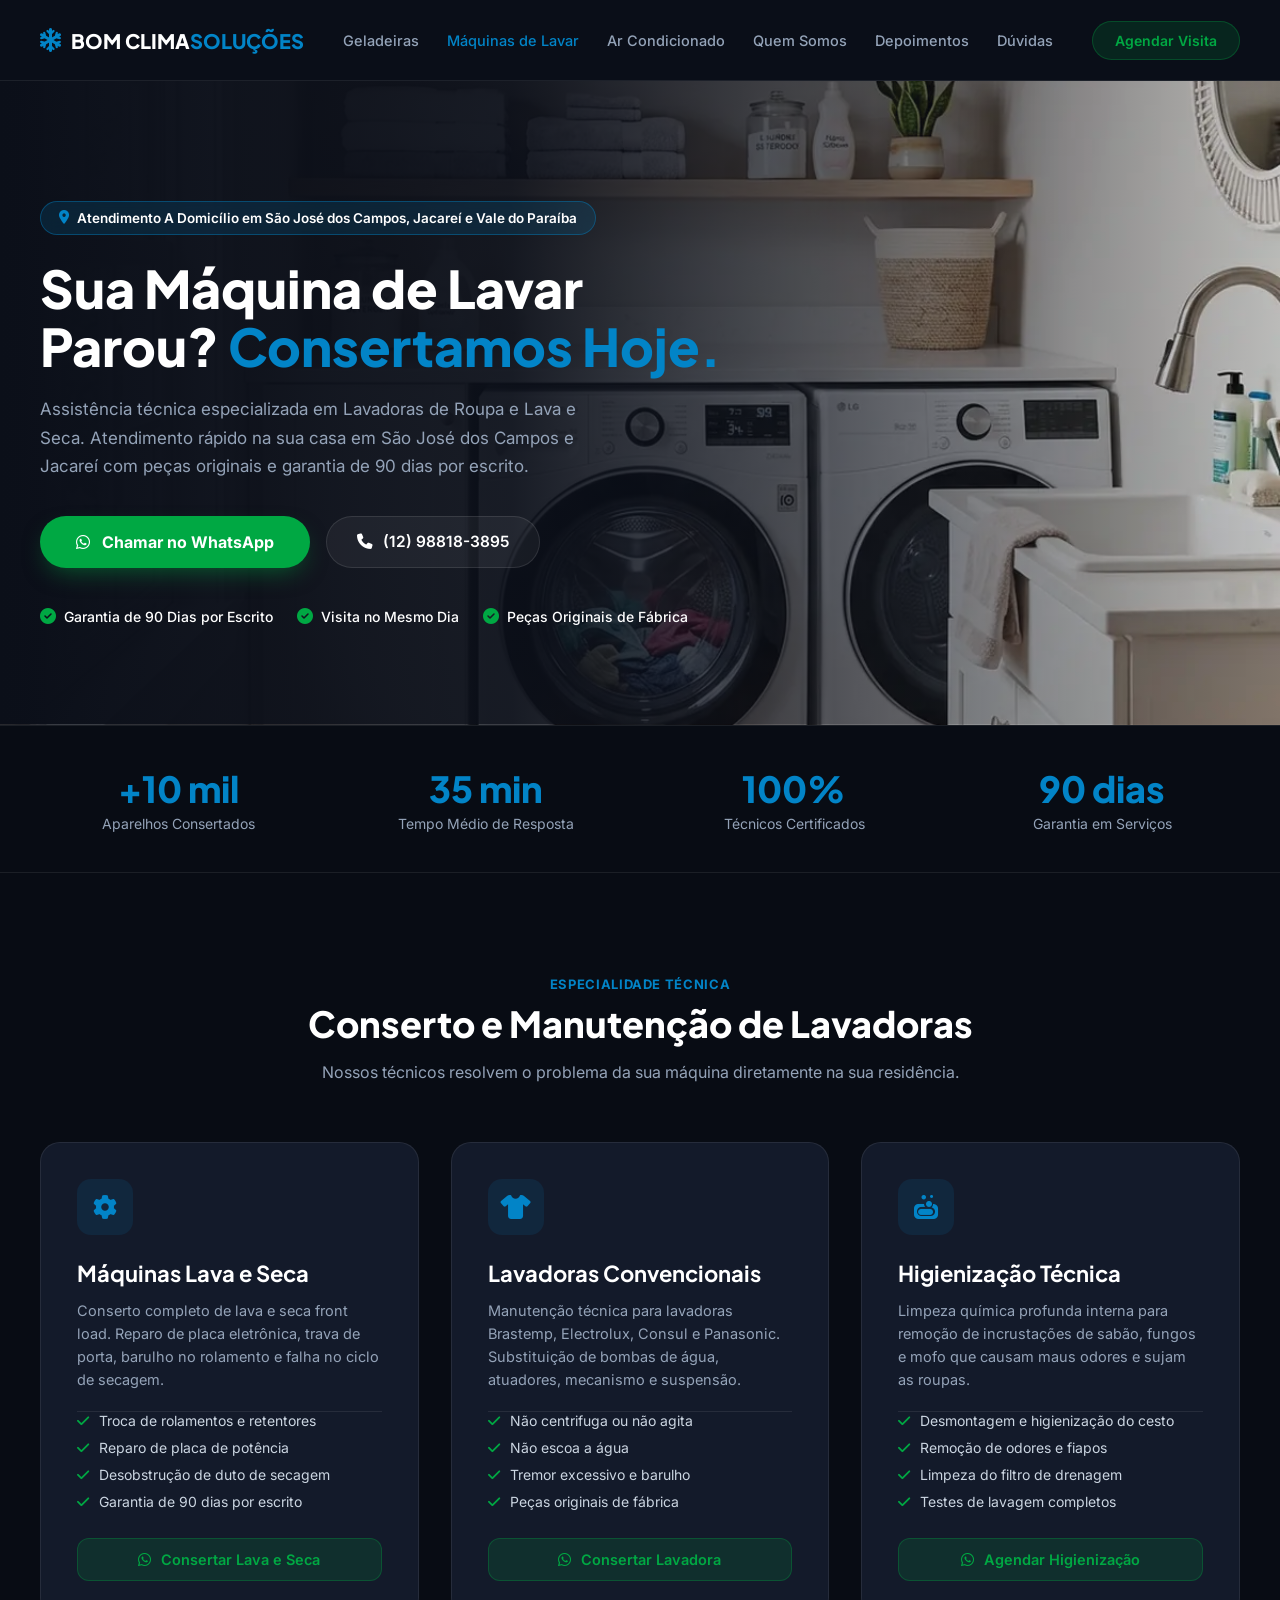
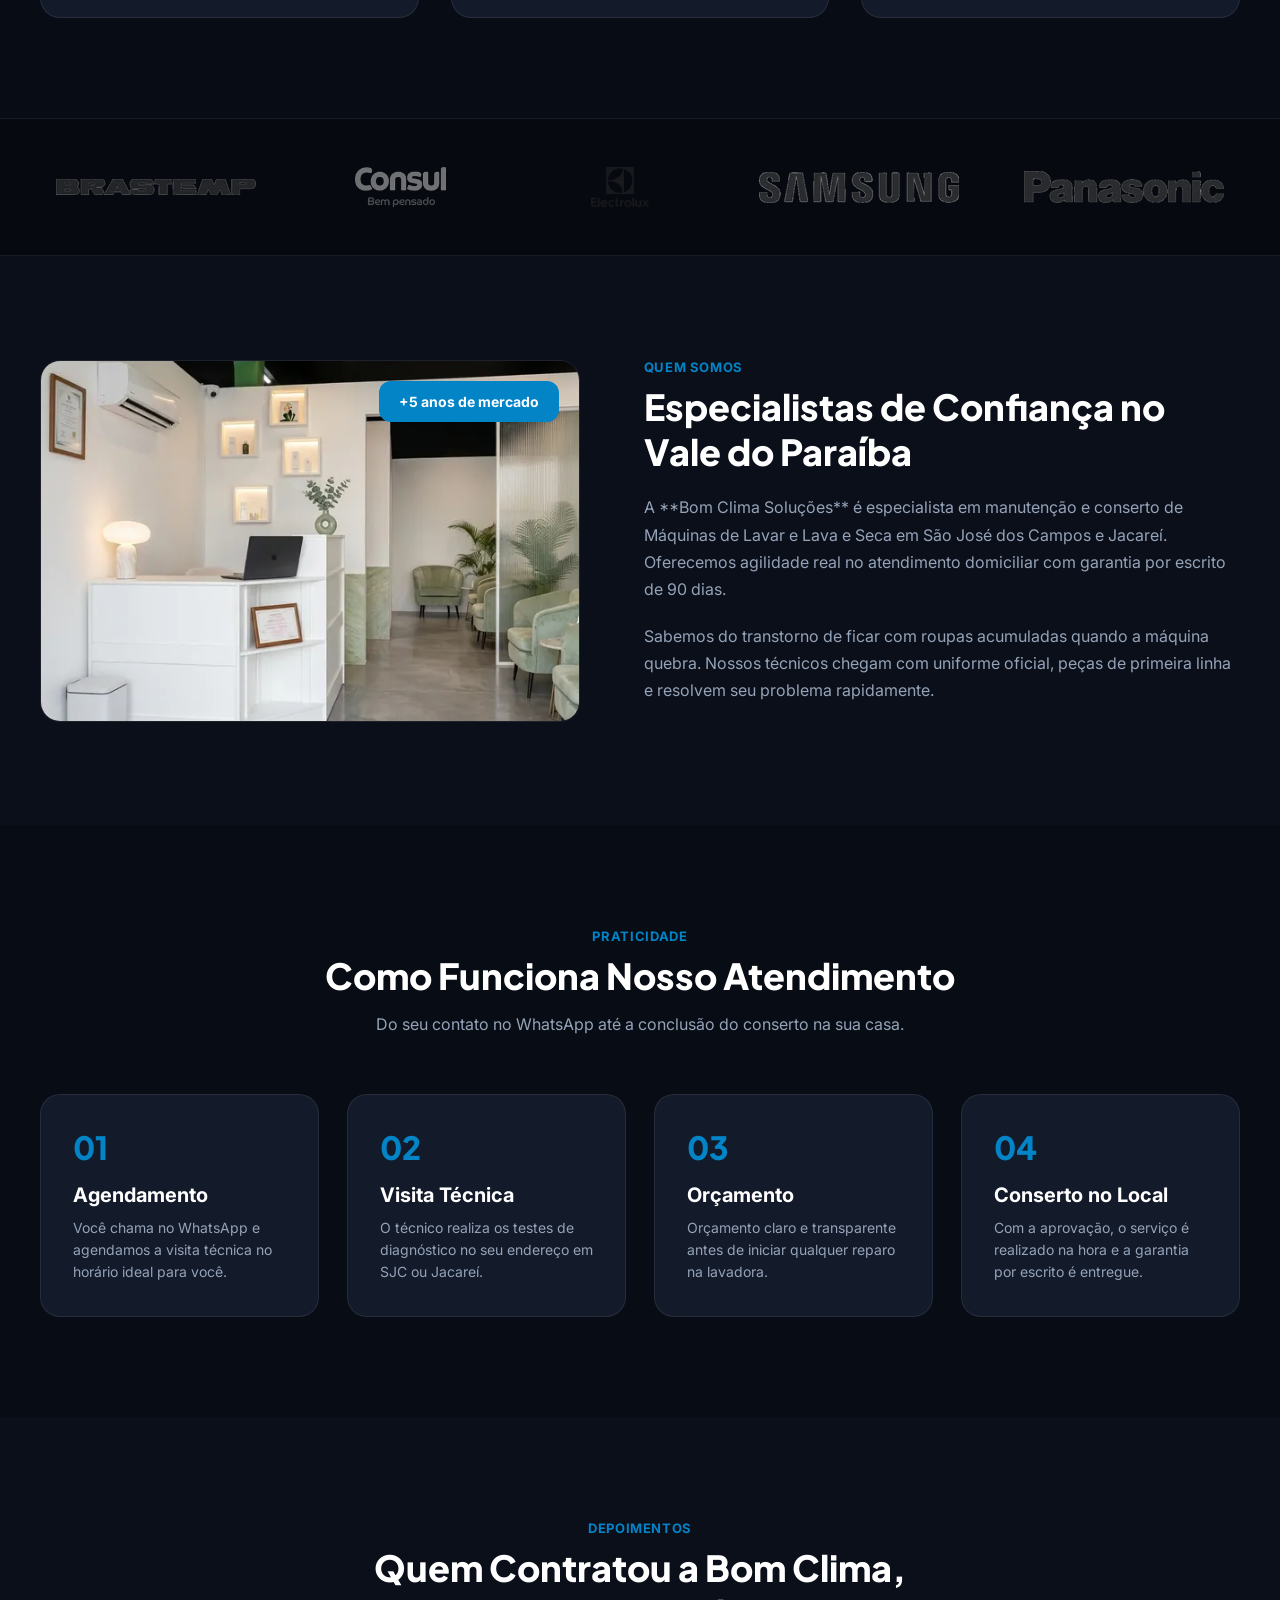
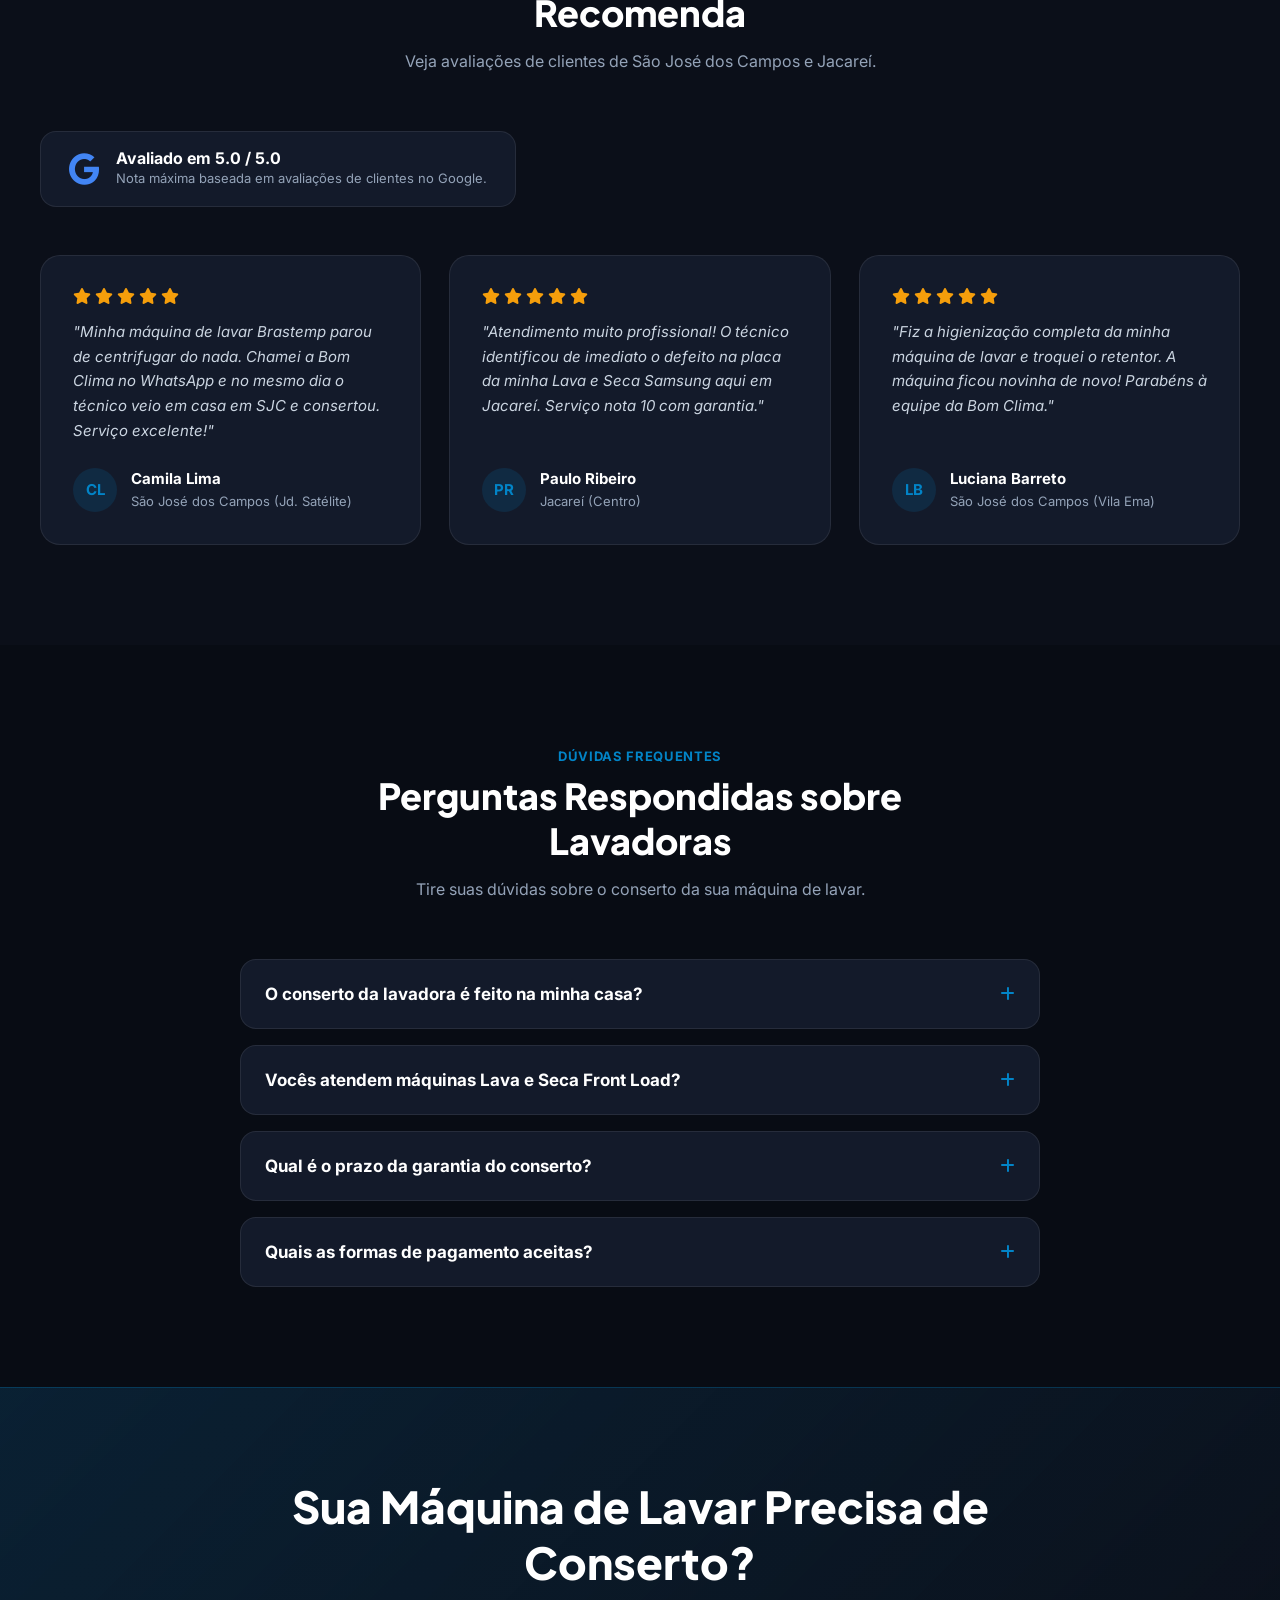
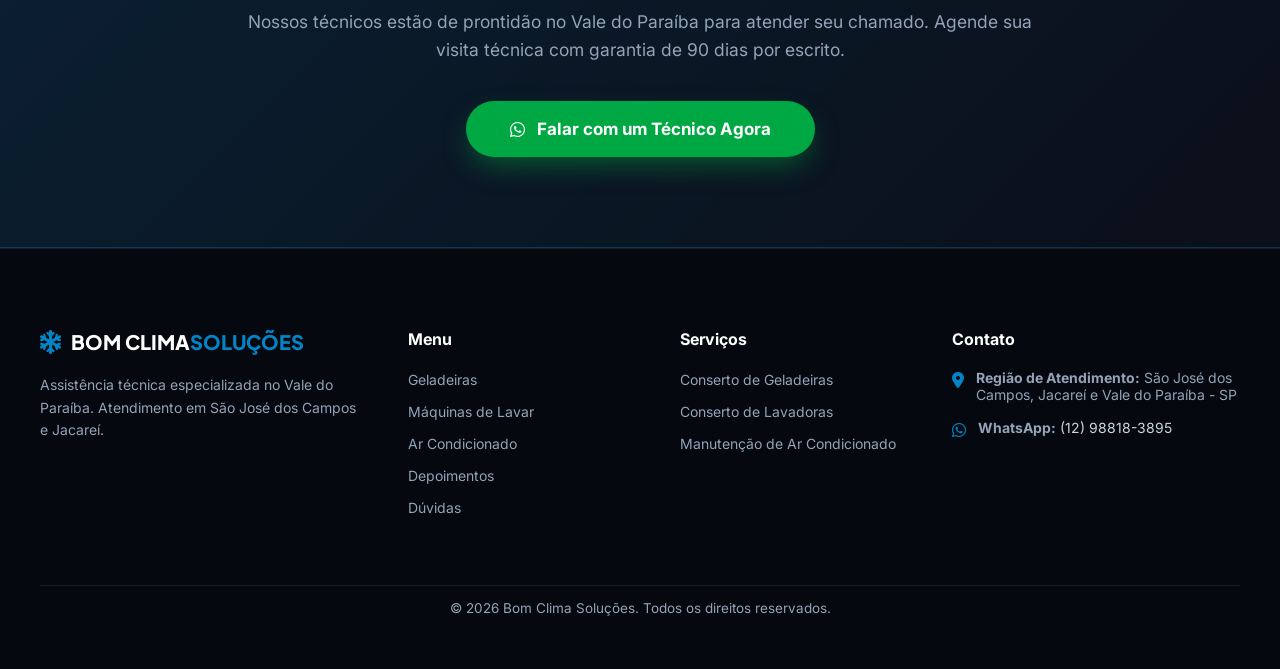
<file: lavadoras.html>
<!DOCTYPE html>
<html lang="pt-BR">
<head>
    <meta charset="UTF-8">
    <meta name="viewport" content="width=device-width, initial-scale=1.0">
    <title>Conserto de Máquinas de Lavar e Lava e Seca em São José dos Campos e Jacareí | Bom Clima Soluções</title>
    <meta name="description" content="Assistência técnica especializada em Máquinas de Lavar Roupa e Lava e Seca em São José dos Campos e Jacareí. Atendimento a domicílio com peças originais e garantia de 90 dias por escrito." />
    <!-- Favicons -->
    <link rel="shortcut icon" href="favicon.ico" type="image/x-icon">
    
    <!-- Google Fonts (Non-blocking) -->
    <link rel="preconnect" href="https://fonts.googleapis.com">
    <link rel="preconnect" href="https://fonts.gstatic.com" crossorigin>
    <link href="https://fonts.googleapis.com/css2?family=Inter:wght@300;400;500;600&family=Plus+Jakarta+Sans:wght@500;600;700;800&display=swap" rel="stylesheet" media="print" onload="this.media='all'">
    <noscript><link href="https://fonts.googleapis.com/css2?family=Inter:wght@300;400;500;600&family=Plus+Jakarta+Sans:wght@500;600;700;800&display=swap" rel="stylesheet"></noscript>
    
    <!-- FontAwesome Icons -->
    <link rel="stylesheet" href="https://cdnjs.cloudflare.com/ajax/libs/font-awesome/6.4.0/css/all.min.css" media="print" onload="this.media='all'">
    <noscript><link rel="stylesheet" href="https://cdnjs.cloudflare.com/ajax/libs/font-awesome/6.4.0/css/all.min.css"></noscript>
    
    <!-- CSS Customizado -->
    <style>
        :root {
            --bg-main: #0b0f19;
            --bg-card: #131a2a;
            --bg-card-hover: #1c263c;
            --border-color: rgba(255, 255, 255, 0.08);
            --border-hover: rgba(2, 132, 199, 0.4);
            
            --text-main: #ffffff;
            --text-muted: #94a3b8;
            
            --primary: #0284C7;
            --primary-hover: #0369a1;
            --wa-green: #00A843;
            --wa-green-hover: #008f39;
            --accent: #f59e0b;
            
            --font-title: 'Plus Jakarta Sans', sans-serif;
            --font-body: 'Inter', sans-serif;
            
            --transition-smooth: all 0.35s cubic-bezier(0.4, 0, 0.2, 1);
        }

        html { scroll-behavior: smooth; }

        body {
            background-color: var(--bg-main);
            color: var(--text-main);
            font-family: var(--font-body);
            margin: 0;
            padding: 0;
            overflow-x: hidden;
            -webkit-font-smoothing: antialiased;
        }

        .container { max-width: 1200px; margin: 0 auto; padding: 0 24px; }

        header {
            position: sticky; top: 0; z-index: 100;
            background: rgba(11, 15, 25, 0.90);
            backdrop-filter: blur(16px);
            border-bottom: 1px solid var(--border-color);
        }

        .nav-wrapper { display: flex; align-items: center; justify-content: space-between; height: 80px; }

        .logo { display: flex; align-items: center; gap: 10px; text-decoration: none; color: var(--text-main); }
        .logo i { font-size: 24px; color: var(--primary); }
        .logo span { font-family: var(--font-title); font-weight: 800; font-size: 20px; text-transform: uppercase; }
        .logo span span { color: var(--primary); }

        nav { display: flex; gap: 28px; }
        nav a { color: var(--text-muted); text-decoration: none; font-size: 14.5px; font-weight: 500; transition: var(--transition-smooth); }
        nav a:hover { color: var(--primary); }

        .nav-btn {
            background: rgba(0, 168, 67, 0.15); color: var(--wa-green); border: 1px solid rgba(0, 168, 67, 0.3);
            padding: 10px 22px; border-radius: 50px; font-weight: 600; font-size: 14px; text-decoration: none;
            transition: var(--transition-smooth);
        }
        .nav-btn:hover { background: var(--wa-green); color: #ffffff; }

        .mobile-menu-toggle {
            display: none;
            background: transparent;
            border: none;
            color: var(--text-main);
            font-size: 24px;
            cursor: pointer;
            padding: 8px;
        }

        /* HERO SECTION */
        .hero-section {
            position: relative; padding: 120px 0 100px;
            background-color: #0b0f19;
            background-image: linear-gradient(to right, #0b0f19 0%, rgba(11, 15, 25, 0.94) 40%, rgba(11, 15, 25, 0.65) 65%, rgba(11, 15, 25, 0.15) 100%), url('uploads/imagens/hero-lavadora.webp');
            background-size: cover;
            background-position: center right;
            background-repeat: no-repeat;
        }
        .hero-grid { display: block; max-width: 720px; }

        .hero-badge {
            display: inline-flex; align-items: center; gap: 8px;
            background: rgba(2, 132, 199, 0.16); border: 1px solid rgba(2, 132, 199, 0.4);
            color: #ffffff; padding: 8px 18px; border-radius: 50px; font-size: 13.5px; font-weight: 600; margin-bottom: 24px;
            backdrop-filter: blur(8px);
        }
        .hero-badge i { color: var(--primary); }

        .hero-section h1 {
            font-family: var(--font-title); font-weight: 800; font-size: clamp(34px, 4.5vw, 52px);
            line-height: 1.12; margin: 0 0 20px; color: #ffffff;
        }
        .hero-section h1 span { color: var(--primary); }

        .hero-section p { font-size: 17px; line-height: 1.65; color: var(--text-muted); margin: 0 0 36px; max-width: 540px; }

        .hero-ctas { display: flex; gap: 16px; flex-wrap: wrap; margin-bottom: 40px; }

        .btn-primary-wa {
            display: inline-flex; align-items: center; gap: 12px;
            background: var(--wa-green); color: #ffffff; font-size: 16px; font-weight: 700;
            padding: 16px 36px; border-radius: 50px; text-decoration: none;
            box-shadow: 0 10px 25px -8px rgba(0, 168, 67, 0.5); transition: var(--transition-smooth);
        }
        .btn-primary-wa:hover { background: var(--wa-green-hover); transform: translateY(-2px); }

        .btn-secondary-phone {
            display: inline-flex; align-items: center; gap: 10px;
            background: rgba(255, 255, 255, 0.05); border: 1px solid rgba(255, 255, 255, 0.1);
            color: var(--text-main); font-size: 15.5px; font-weight: 600; padding: 15px 30px; border-radius: 50px; text-decoration: none;
        }

        .hero-bullets { display: flex; gap: 24px; flex-wrap: wrap; }
        .bullet-item { display: flex; align-items: center; gap: 8px; font-size: 14px; color: var(--text-main); font-weight: 500; }
        .bullet-item i { color: var(--wa-green); font-size: 16px; }

        /* METRICS BAR */
        .metrics-bar { background: #080c14; border-top: 1px solid var(--border-color); border-bottom: 1px solid var(--border-color); padding: 40px 0; }
        .metrics-grid { display: grid; grid-template-columns: repeat(auto-fit, minmax(200px, 1fr)); gap: 32px; text-align: center; }
        .metric-item h3 { font-family: var(--font-title); font-size: 36px; font-weight: 800; color: var(--primary); margin: 0 0 4px; }
        .metric-item p { color: var(--text-muted); font-size: 14px; margin: 0; }

        /* SERVIÇOS SECTION */
        .services-section { padding: 100px 0; background: #080c14; }
        .section-header { text-align: center; max-width: 680px; margin: 0 auto 60px; }
        .section-tag { color: var(--primary); font-weight: 700; font-size: 13px; text-transform: uppercase; letter-spacing: 0.05em; }
        .section-header h2 { font-family: var(--font-title); font-size: 36px; font-weight: 800; color: #ffffff; margin: 8px 0 16px; }
        .section-header p { color: var(--text-muted); font-size: 16px; }

        .services-grid { display: grid; grid-template-columns: repeat(auto-fit, minmax(320px, 1fr)); gap: 32px; }
        .service-card {
            background: var(--bg-card); border: 1px solid var(--border-color); border-radius: 20px; padding: 36px;
            display: flex; flex-direction: column; justify-content: space-between;
            transition: var(--transition-smooth);
        }
        .service-card:hover { border-color: var(--border-hover); transform: translateY(-4px); }
        .service-icon { width: 56px; height: 56px; background: rgba(2, 132, 199, 0.12); color: var(--primary); border-radius: 14px; display: flex; align-items: center; justify-content: center; font-size: 24px; margin-bottom: 24px; }
        .service-card h3 { font-family: var(--font-title); font-size: 22px; font-weight: 700; color: #ffffff; margin: 0 0 12px; }
        .service-card p { color: var(--text-muted); font-size: 14.5px; line-height: 1.6; margin: 0 0 20px; }
        .service-features { list-style: none; padding: 0; margin: 0 0 28px; border-top: 1px solid var(--border-color); pt: 20px; }
        .service-features li { display: flex; align-items: center; gap: 10px; color: #cbd5e1; font-size: 14px; margin-bottom: 10px; }
        .service-features li i { color: var(--wa-green); }

        .btn-card-wa {
            display: inline-flex; align-items: center; justify-content: center; gap: 10px;
            background: rgba(0, 168, 67, 0.15); color: var(--wa-green); border: 1px solid rgba(0, 168, 67, 0.3);
            padding: 12px 24px; border-radius: 12px; font-weight: 600; font-size: 14.5px; text-decoration: none; transition: var(--transition-smooth);
        }
        .btn-card-wa:hover { background: var(--wa-green); color: #ffffff; }

        /* BRANDS SECTION */
        .brands-section { padding: 48px 0; background: #060910; border-top: 1px solid var(--border-color); border-bottom: 1px solid var(--border-color); }
        .brands-wrapper { display: flex; align-items: center; justify-content: space-around; flex-wrap: wrap; gap: 32px; filter: grayscale(100%) opacity(0.6); transition: var(--transition-smooth); }
        .brands-wrapper:hover { filter: grayscale(0%) opacity(1); }
        .brand-logo { max-height: 40px; object-fit: contain; }

        /* SOBRE SECTION */
        .about-section { padding: 100px 0; background: #0b0f19; }
        .about-grid { display: grid; grid-template-columns: 0.95fr 1.05fr; gap: 64px; align-items: center; }
        .about-image-container { position: relative; border-radius: 20px; overflow: hidden; border: 1px solid var(--border-color); }
        .about-image-container img { width: 100%; display: block; object-fit: cover; aspect-ratio: 4/3; }
        .about-badge { position: absolute; top: 20px; right: 20px; background: var(--primary); color: #ffffff; padding: 12px 20px; border-radius: 12px; font-weight: 700; font-size: 14px; }
        .about-content h2 { font-family: var(--font-title); font-size: 36px; font-weight: 800; color: #ffffff; margin: 8px 0 20px; }
        .about-content p { color: var(--text-muted); font-size: 16px; line-height: 1.7; margin-bottom: 20px; }

        /* PROCESSO SECTION */
        .process-section { padding: 100px 0; background: #080c14; }
        .process-grid { display: grid; grid-template-columns: repeat(auto-fit, minmax(240px, 1fr)); gap: 28px; }
        .process-card { background: var(--bg-card); border: 1px solid var(--border-color); border-radius: 20px; padding: 32px; position: relative; }
        .process-step { font-family: var(--font-title); font-size: 32px; font-weight: 800; color: var(--primary); margin-bottom: 16px; }
        .process-card h3 { font-size: 20px; font-weight: 700; color: #ffffff; margin: 0 0 10px; }
        .process-card p { color: var(--text-muted); font-size: 14px; line-height: 1.6; margin: 0; }

        /* DEPOIMENTOS SECTION */
        .testimonials-section { padding: 100px 0; background: #0b0f19; }
        .google-badge { display: inline-flex; align-items: center; gap: 16px; background: var(--bg-card); border: 1px solid var(--border-color); padding: 16px 28px; border-radius: 16px; margin-bottom: 48px; }
        .google-badge i { font-size: 32px; color: #4285F4; }
        .google-badge-text h4 { font-size: 16px; font-weight: 700; color: #ffffff; margin: 0 0 2px; }
        .google-badge-text p { font-size: 13px; color: var(--text-muted); margin: 0 0 4px; }
        .google-badge-text a { color: var(--primary); font-size: 13px; font-weight: 600; text-decoration: none; }

        .testimonials-grid { display: grid; grid-template-columns: repeat(auto-fit, minmax(320px, 1fr)); gap: 28px; }
        .testimonial-card { background: var(--bg-card); border: 1px solid var(--border-color); border-radius: 20px; padding: 32px; display: flex; flex-direction: column; justify-content: space-between; }
        .stars-container { color: var(--accent); margin-bottom: 16px; display: flex; gap: 4px; }
        .testimonial-card p { color: #cbd5e1; font-size: 15px; line-height: 1.65; margin: 0 0 24px; font-style: italic; }
        .testimonial-user { display: flex; align-items: center; gap: 14px; }
        .user-avatar { width: 44px; height: 44px; background: rgba(2, 132, 199, 0.15); color: var(--primary); border-radius: 50%; display: flex; align-items: center; justify-content: center; font-weight: 700; font-size: 15px; }
        .user-info h4 { color: #ffffff; font-size: 15px; font-weight: 700; margin: 0 0 2px; }
        .user-info span { color: var(--text-muted); font-size: 13px; }

        /* FAQ SECTION */
        .faq-section { padding: 100px 0; background: #080c14; }
        .faq-grid { max-width: 800px; margin: 0 auto; display: flex; flex-direction: column; gap: 16px; }
        .faq-item { background: var(--bg-card); border: 1px solid var(--border-color); border-radius: 16px; overflow: hidden; }
        .faq-question { padding: 24px; display: flex; align-items: center; justify-content: space-between; cursor: pointer; user-select: none; }
        .faq-question h3 { font-size: 17px; font-weight: 700; color: #ffffff; margin: 0; }
        .faq-question i { color: var(--primary); transition: transform 0.3s; }
        .faq-answer { max-height: 0; overflow: hidden; transition: max-height 0.35s ease; padding: 0 24px; }
        .faq-answer p { margin: 0; padding-bottom: 24px; color: var(--text-muted); font-size: 15px; line-height: 1.6; }

        /* CTA URGENTE */
        .cta-urgente {
            padding: 90px 0;
            background: linear-gradient(135deg, rgba(2, 132, 199, 0.15) 0%, #0b0f19 100%);
            border-top: 1px solid rgba(2, 132, 199, 0.3); border-bottom: 1px solid rgba(2, 132, 199, 0.3);
            color: #ffffff; text-align: center;
        }
        .cta-urgente-wrapper { max-width: 800px; margin: 0 auto; }
        .cta-urgente h2 { font-family: var(--font-title); font-size: clamp(30px, 4vw, 44px); font-weight: 800; margin: 0 0 18px; color: #ffffff; }
        .cta-urgente p { font-size: 17.5px; line-height: 1.65; margin: 0 0 36px; color: var(--text-muted); }
        .btn-cta-urgente-wa {
            display: inline-flex; align-items: center; justify-content: center; gap: 12px;
            background: var(--wa-green); color: #ffffff !important; font-size: 17px; font-weight: 700;
            padding: 18px 44px; border-radius: 50px; text-decoration: none !important;
            box-shadow: 0 12px 28px -6px rgba(0, 168, 67, 0.5); transition: var(--transition-smooth);
        }
        .btn-cta-urgente-wa:hover { background: var(--wa-green-hover); transform: translateY(-2px); }

        /* FOOTER */
        footer { background: #05080e; border-top: 1px solid var(--border-color); padding: 80px 0 40px; color: var(--text-muted); }
        .footer-grid { display: grid; grid-template-columns: 1fr 0.7fr 0.7fr 0.9fr; gap: 48px; margin-bottom: 56px; }
        .footer-about p { font-size: 14px; line-height: 1.6; margin: 20px 0 0; }
        .footer-links h3, .footer-contact h3 { color: #ffffff; font-size: 16px; font-weight: 700; margin: 0 0 20px; }
        .footer-links ul, .footer-contact ul { list-style: none; padding: 0; margin: 0; }
        .footer-links li { margin-bottom: 12px; }
        .footer-links a { color: var(--text-muted); text-decoration: none; font-size: 14px; transition: var(--transition-smooth); }
        .footer-links a:hover { color: var(--primary); }
        .footer-contact li { display: flex; gap: 12px; font-size: 14px; margin-bottom: 16px; }
        .footer-contact i { color: var(--primary); font-size: 16px; margin-top: 3px; }
        .footer-contact a { color: #cbd5e1 !important; text-decoration: none !important; transition: var(--transition-smooth); }
        .footer-contact a:hover { color: var(--primary) !important; }
        .footer-bottom { border-top: 1px solid var(--border-color); pt: 30px; text-align: center; font-size: 13.5px; }

        @media (max-width: 768px) {
            .mobile-menu-toggle { display: block; }
            nav {
                position: absolute; top: 80px; left: 0; width: 100%;
                background: rgba(9, 13, 22, 0.98); backdrop-filter: blur(20px);
                border-bottom: 1px solid var(--border-color); flex-direction: column;
                padding: 24px; gap: 20px; box-sizing: border-box; display: none !important; z-index: 99;
            }
            nav.active { display: flex !important; }
            .nav-wrapper { flex-direction: row !important; height: 80px; align-items: center; justify-content: space-between; position: relative; }
            .nav-wrapper > .nav-btn { display: none !important; }
            nav .nav-btn-mobile {
                display: block !important; background: var(--wa-green); color: #ffffff !important;
                text-align: center; padding: 12px; border-radius: 50px; font-weight: 600; text-decoration: none; margin-top: 10px;
            }
            .testimonials-grid, .process-grid {
                display: flex !important; overflow-x: auto !important; scroll-snap-type: x mandatory !important;
                gap: 16px !important; padding-bottom: 20px !important; margin-left: -24px !important; margin-right: -24px !important;
                padding-left: 24px !important; padding-right: 24px !important; -webkit-overflow-scrolling: touch;
            }
            .testimonial-card { flex: 0 0 85% !important; scroll-snap-align: center !important; }
            .process-card { flex: 0 0 78% !important; scroll-snap-align: center !important; }
            .footer-grid { grid-template-columns: 1fr; gap: 32px; }
        }
    </style>

    <!-- Google Tag Manager -->
    <script>
      window.addEventListener('load', function() {
        (function(w,d,s,l,i){w[l]=w[l]||[];w[l].push({'gtm.start':
        new Date().getTime(),event:'gtm.js'});var f=d.getElementsByTagName(s)[0],
        j=d.createElement(s),dl=l!='dataLayer'?'&l='+l:'';j.async=true;j.src=
        'https://www.googletagmanager.com/gtm.js?id='+i+dl;f.parentNode.insertBefore(j,f);
        })(window,document,'script','dataLayer','GTM-5PC6HF7W');
      });
    </script>
    <!-- End Google Tag Manager -->
</head>
<body>
    <!-- Google Tag Manager (noscript) -->
    <noscript><iframe src="https://www.googletagmanager.com/ns.html?id=GTM-5PC6HF7W"
    height="0" width="0" style="display:none;visibility:hidden"></iframe></noscript>
    <!-- End Google Tag Manager (noscript) -->

    <!-- CABEÇALHO -->
    <header>
        <div class="container">
            <div class="nav-wrapper">
                <a href="index.html" class="logo">
                    <i class="fa-solid fa-snowflake"></i>
                    <span>Bom Clima<span>Soluções</span></span>
                </a>
                <nav>
                    <a href="index.html">Geladeiras</a>
                    <a href="lavadoras.html" style="color: var(--primary);">Máquinas de Lavar</a>
                    <a href="ar-condicionado.html">Ar Condicionado</a>
                    <a href="#sobre">Quem Somos</a>
                    <a href="#depoimentos">Depoimentos</a>
                    <a href="#faq">Dúvidas</a>
                    <a href="https://api.whatsapp.com/send?phone=5512988183895&text=Ol%C3%A1%21%20Vim%20pelo%20site%2C%20gostaria%20de%20um%20atendimento." target="_blank" class="nav-btn-mobile" style="display: none;">Agendar Visita</a>
                </nav>
                <button class="mobile-menu-toggle" aria-label="Abrir Menu">
                    <i class="fa-solid fa-bars"></i>
                </button>
                <a href="https://api.whatsapp.com/send?phone=5512988183895&text=Ol%C3%A1%21%20Vim%20pelo%20site%2C%20gostaria%20de%20um%20atendimento." target="_blank" class="nav-btn">
                    Agendar Visita
                </a>
            </div>
        </div>
    </header>

    <!-- HERO SECTION -->
    <section class="hero-section">
        <div class="container">
            <div class="hero-grid">
                <div class="hero-content">
                    <div class="hero-badge">
                        <i class="fa-solid fa-location-dot"></i> Atendimento A Domicílio em São José dos Campos, Jacareí e Vale do Paraíba
                    </div>
                    <h1>Sua Máquina de Lavar Parou? <span>Consertamos Hoje.</span></h1>
                    <p>Assistência técnica especializada em Lavadoras de Roupa e Lava e Seca. Atendimento rápido na sua casa em São José dos Campos e Jacareí com peças originais e garantia de 90 dias por escrito.</p>
                    
                    <div class="hero-ctas">
                        <a href="https://api.whatsapp.com/send?phone=5512988183895&text=Ol%C3%A1%21%20Vim%20pelo%20site%2C%20gostaria%20de%20um%20atendimento." target="_blank" class="btn-primary-wa">
                            <i class="fa-brands fa-whatsapp"></i> Chamar no WhatsApp
                        </a>
                        <a href="tel:+5512988183895" class="btn-secondary-phone">
                            <i class="fa-solid fa-phone"></i> (12) 98818-3895
                        </a>
                    </div>
                    
                    <div class="hero-bullets">
                        <div class="bullet-item">
                            <i class="fa-solid fa-circle-check"></i> Garantia de 90 Dias por Escrito
                        </div>
                        <div class="bullet-item">
                            <i class="fa-solid fa-circle-check"></i> Visita no Mesmo Dia
                        </div>
                        <div class="bullet-item">
                            <i class="fa-solid fa-circle-check"></i> Peças Originais de Fábrica
                        </div>
                    </div>
                </div>
            </div>
        </div>
    </section>

    <!-- METRICS BAR -->
    <section class="metrics-bar">
        <div class="container">
            <div class="metrics-grid">
                <div class="metric-item">
                    <h3>+10 mil</h3>
                    <p>Aparelhos Consertados</p>
                </div>
                <div class="metric-item">
                    <h3>35 min</h3>
                    <p>Tempo Médio de Resposta</p>
                </div>
                <div class="metric-item">
                    <h3>100%</h3>
                    <p>Técnicos Certificados</p>
                </div>
                <div class="metric-item">
                    <h3>90 dias</h3>
                    <p>Garantia em Serviços</p>
                </div>
            </div>
        </div>
    </section>

    <!-- SERVIÇOS SECTION -->
    <section class="services-section" id="servicos">
        <div class="container">
            <div class="section-header">
                <span class="section-tag">Especialidade Técnica</span>
                <h2>Conserto e Manutenção de Lavadoras</h2>
                <p>Nossos técnicos resolvem o problema da sua máquina diretamente na sua residência.</p>
            </div>
            
            <div class="services-grid">
                <div class="service-card">
                    <div>
                        <div class="service-icon"><i class="fa-solid fa-gear"></i></div>
                        <h3>Máquinas Lava e Seca</h3>
                        <p>Conserto completo de lava e seca front load. Reparo de placa eletrônica, trava de porta, barulho no rolamento e falha no ciclo de secagem.</p>
                        <ul class="service-features">
                            <li><i class="fa-solid fa-check"></i> Troca de rolamentos e retentores</li>
                            <li><i class="fa-solid fa-check"></i> Reparo de placa de potência</li>
                            <li><i class="fa-solid fa-check"></i> Desobstrução de duto de secagem</li>
                            <li><i class="fa-solid fa-check"></i> Garantia de 90 dias por escrito</li>
                        </ul>
                    </div>
                    <a href="https://api.whatsapp.com/send?phone=5512988183895&text=Ol%C3%A1%21%20Vim%20pelo%20site%2C%20gostaria%20de%20um%20atendimento." target="_blank" class="btn-card-wa">
                        <i class="fa-brands fa-whatsapp"></i> Consertar Lava e Seca
                    </a>
                </div>

                <div class="service-card">
                    <div>
                        <div class="service-icon"><i class="fa-solid fa-shirt"></i></div>
                        <h3>Lavadoras Convencionais</h3>
                        <p>Manutenção técnica para lavadoras Brastemp, Electrolux, Consul e Panasonic. Substituição de bombas de água, atuadores, mecanismo e suspensão.</p>
                        <ul class="service-features">
                            <li><i class="fa-solid fa-check"></i> Não centrifuga ou não agita</li>
                            <li><i class="fa-solid fa-check"></i> Não escoa a água</li>
                            <li><i class="fa-solid fa-check"></i> Tremor excessivo e barulho</li>
                            <li><i class="fa-solid fa-check"></i> Peças originais de fábrica</li>
                        </ul>
                    </div>
                    <a href="https://api.whatsapp.com/send?phone=5512988183895&text=Ol%C3%A1%21%20Vim%20pelo%20site%2C%20gostaria%20de%20um%20atendimento." target="_blank" class="btn-card-wa">
                        <i class="fa-brands fa-whatsapp"></i> Consertar Lavadora
                    </a>
                </div>

                <div class="service-card">
                    <div>
                        <div class="service-icon"><i class="fa-solid fa-soap"></i></div>
                        <h3>Higienização Técnica</h3>
                        <p>Limpeza química profunda interna para remoção de incrustações de sabão, fungos e mofo que causam maus odores e sujam as roupas.</p>
                        <ul class="service-features">
                            <li><i class="fa-solid fa-check"></i> Desmontagem e higienização do cesto</li>
                            <li><i class="fa-solid fa-check"></i> Remoção de odores e fiapos</li>
                            <li><i class="fa-solid fa-check"></i> Limpeza do filtro de drenagem</li>
                            <li><i class="fa-solid fa-check"></i> Testes de lavagem completos</li>
                        </ul>
                    </div>
                    <a href="https://api.whatsapp.com/send?phone=5512988183895&text=Ol%C3%A1%21%20Vim%20pelo%20site%2C%20gostaria%20de%20um%20atendimento." target="_blank" class="btn-card-wa">
                        <i class="fa-brands fa-whatsapp"></i> Agendar Higienização
                    </a>
                </div>
            </div>
        </div>
    </section>

    <!-- BRANDS SECTION -->
    <section class="brands-section">
        <div class="container">
            <div class="brands-wrapper">
                <img loading="lazy" src="uploads/imagens/Brastemp.webp" alt="Brastemp" class="brand-logo">
                <img loading="lazy" src="uploads/imagens/consul-bem-pensado-vector-logo.webp" width="160" height="70" alt="Consul" class="brand-logo">
                <img loading="lazy" src="uploads/imagens/Electrolux-Emblema.webp" width="150" height="100" alt="Electrolux" class="brand-logo">
                <img loading="lazy" src="uploads/imagens/samsung-logo.webp" alt="Samsung" class="brand-logo">
                <img loading="lazy" src="uploads/imagens/panasonic.webp" alt="Panasonic" class="brand-logo">
            </div>
        </div>
    </section>

    <!-- SOBRE SECTION -->
    <section class="about-section" id="sobre">
        <div class="container">
            <div class="about-grid">
                <div class="about-image-wrapper">
                    <div class="about-image-container">
                        <img loading="lazy" src="uploads/imagens/conserto_express_interno.webp" width="360" height="360" alt="Bom Clima Soluções">
                        <div class="about-badge">
                            <span>+5</span> anos de mercado
                        </div>
                    </div>
                </div>
                
                <div class="about-content">
                    <span class="section-tag">Quem somos</span>
                    <h2>Especialistas de Confiança no Vale do Paraíba</h2>
                    <p>A **Bom Clima Soluções** é especialista em manutenção e conserto de Máquinas de Lavar e Lava e Seca em São José dos Campos e Jacareí. Oferecemos agilidade real no atendimento domiciliar com garantia por escrito de 90 dias.</p>
                    <p>Sabemos do transtorno de ficar com roupas acumuladas quando a máquina quebra. Nossos técnicos chegam com uniforme oficial, peças de primeira linha e resolvem seu problema rapidamente.</p>
                </div>
            </div>
        </div>
    </section>

    <!-- PROCESSO SECTION -->
    <section class="process-section" id="processo">
        <div class="container">
            <div class="section-header">
                <span class="section-tag">Praticidade</span>
                <h2>Como Funciona Nosso Atendimento</h2>
                <p>Do seu contato no WhatsApp até a conclusão do conserto na sua casa.</p>
            </div>
            
            <div class="process-grid">
                <div class="process-card">
                    <div class="process-step">01</div>
                    <h3>Agendamento</h3>
                    <p>Você chama no WhatsApp e agendamos a visita técnica no horário ideal para você.</p>
                </div>
                <div class="process-card">
                    <div class="process-step">02</div>
                    <h3>Visita Técnica</h3>
                    <p>O técnico realiza os testes de diagnóstico no seu endereço em SJC ou Jacareí.</p>
                </div>
                <div class="process-card">
                    <div class="process-step">03</div>
                    <h3>Orçamento</h3>
                    <p>Orçamento claro e transparente antes de iniciar qualquer reparo na lavadora.</p>
                </div>
                <div class="process-card">
                    <div class="process-step">04</div>
                    <h3>Conserto no Local</h3>
                    <p>Com a aprovação, o serviço é realizado na hora e a garantia por escrito é entregue.</p>
                </div>
            </div>
        </div>
    </section>

    <!-- DEPOIMENTOS SECTION -->
    <section class="testimonials-section" id="depoimentos">
        <div class="container">
            <div class="section-header">
                <span class="section-tag">Depoimentos</span>
                <h2>Quem Contratou a Bom Clima, Recomenda</h2>
                <p>Veja avaliações de clientes de São José dos Campos e Jacareí.</p>
            </div>
            
            <div class="google-badge">
                <i class="fa-brands fa-google"></i>
                <div class="google-badge-text">
                    <h4>Avaliado em 5.0 / 5.0</h4>
                    <p>Nota máxima baseada em avaliações de clientes no Google.</p>
                </div>
            </div>
            
            <div class="testimonials-grid">
                <div class="testimonial-card">
                    <div>
                        <div class="stars-container">
                            <i class="fa-solid fa-star"></i>
                            <i class="fa-solid fa-star"></i>
                            <i class="fa-solid fa-star"></i>
                            <i class="fa-solid fa-star"></i>
                            <i class="fa-solid fa-star"></i>
                        </div>
                        <p>"Minha máquina de lavar Brastemp parou de centrifugar do nada. Chamei a Bom Clima no WhatsApp e no mesmo dia o técnico veio em casa em SJC e consertou. Serviço excelente!"</p>
                    </div>
                    <div class="testimonial-user">
                        <div class="user-avatar">CL</div>
                        <div class="user-info">
                            <h4>Camila Lima</h4>
                            <span>São José dos Campos (Jd. Satélite)</span>
                        </div>
                    </div>
                </div>

                <div class="testimonial-card">
                    <div>
                        <div class="stars-container">
                            <i class="fa-solid fa-star"></i>
                            <i class="fa-solid fa-star"></i>
                            <i class="fa-solid fa-star"></i>
                            <i class="fa-solid fa-star"></i>
                            <i class="fa-solid fa-star"></i>
                        </div>
                        <p>"Atendimento muito profissional! O técnico identificou de imediato o defeito na placa da minha Lava e Seca Samsung aqui em Jacareí. Serviço nota 10 com garantia."</p>
                    </div>
                    <div class="testimonial-user">
                        <div class="user-avatar">PR</div>
                        <div class="user-info">
                            <h4>Paulo Ribeiro</h4>
                            <span>Jacareí (Centro)</span>
                        </div>
                    </div>
                </div>

                <div class="testimonial-card">
                    <div>
                        <div class="stars-container">
                            <i class="fa-solid fa-star"></i>
                            <i class="fa-solid fa-star"></i>
                            <i class="fa-solid fa-star"></i>
                            <i class="fa-solid fa-star"></i>
                            <i class="fa-solid fa-star"></i>
                        </div>
                        <p>"Fiz a higienização completa da minha máquina de lavar e troquei o retentor. A máquina ficou novinha de novo! Parabéns à equipe da Bom Clima."</p>
                    </div>
                    <div class="testimonial-user">
                        <div class="user-avatar">LB</div>
                        <div class="user-info">
                            <h4>Luciana Barreto</h4>
                            <span>São José dos Campos (Vila Ema)</span>
                        </div>
                    </div>
                </div>
            </div>
        </div>
    </section>

    <!-- FAQ SECTION -->
    <section class="faq-section" id="faq">
        <div class="container">
            <div class="section-header">
                <span class="section-tag">Dúvidas Frequentes</span>
                <h2>Perguntas Respondidas sobre Lavadoras</h2>
                <p>Tire suas dúvidas sobre o conserto da sua máquina de lavar.</p>
            </div>
            
            <div class="faq-grid">
                <div class="faq-item">
                    <div class="faq-question">
                        <h3>O conserto da lavadora é feito na minha casa?</h3>
                        <i class="fa-solid fa-plus"></i>
                    </div>
                    <div class="faq-answer">
                        <p>Sim! Na maioria dos casos, o reparo é feito no próprio local na sua casa ou apartamento em SJC ou Jacareí. O técnico vai com veículo preparado com peças e ferramentas.</p>
                    </div>
                </div>

                <div class="faq-item">
                    <div class="faq-question">
                        <h3>Vocês atendem máquinas Lava e Seca Front Load?</h3>
                        <i class="fa-solid fa-plus"></i>
                    </div>
                    <div class="faq-answer">
                        <p>Com certeza! Somos especialistas em Lava e Seca Samsung, LG, Electrolux e Brastemp, com substituição de rolamentos, gaxetas, bombas e placas eletrônicas.</p>
                    </div>
                </div>

                <div class="faq-item">
                    <div class="faq-question">
                        <h3>Qual é o prazo da garantia do conserto?</h3>
                        <i class="fa-solid fa-plus"></i>
                    </div>
                    <div class="faq-answer">
                        <p>Todos os nossos consertos de lavadoras acompanham garantia por escrito de 90 dias, cobrindo peças e mão de obra.</p>
                    </div>
                </div>

                <div class="faq-item">
                    <div class="faq-question">
                        <h3>Quais as formas de pagamento aceitas?</h3>
                        <i class="fa-solid fa-plus"></i>
                    </div>
                    <div class="faq-answer">
                        <p>Aceitamos Pix, cartões de débito, crédito (com possibilidade de parcelamento) e dinheiro. Pagamento somente após a conclusão dos testes.</p>
                    </div>
                </div>
            </div>
        </div>
    </section>

    <!-- CTA URGENTE -->
    <section class="cta-urgente">
        <div class="container">
            <div class="cta-urgente-wrapper">
                <h2>Sua Máquina de Lavar Precisa de Conserto?</h2>
                <p>Nossos técnicos estão de prontidão no Vale do Paraíba para atender seu chamado. Agende sua visita técnica com garantia de 90 dias por escrito.</p>
                <a href="https://api.whatsapp.com/send?phone=5512988183895&text=Ol%C3%A1%21%20Vim%20pelo%20site%2C%20gostaria%20de%20um%20atendimento." target="_blank" class="btn-cta-urgente-wa">
                    <i class="fa-brands fa-whatsapp"></i> Falar com um Técnico Agora
                </a>
            </div>
        </div>
    </section>

    <!-- FOOTER -->
    <footer>
        <div class="container">
            <div class="footer-grid">
                <div class="footer-about">
                    <a href="index.html" class="logo">
                        <i class="fa-solid fa-snowflake"></i>
                        <span>Bom Clima<span>Soluções</span></span>
                    </a>
                    <p>Assistência técnica especializada no Vale do Paraíba. Atendimento em São José dos Campos e Jacareí.</p>
                </div>
                
                <div class="footer-links">
                    <h3>Menu</h3>
                    <ul>
                        <li><a href="index.html">Geladeiras</a></li>
                        <li><a href="lavadoras.html">Máquinas de Lavar</a></li>
                        <li><a href="ar-condicionado.html">Ar Condicionado</a></li>
                        <li><a href="#depoimentos">Depoimentos</a></li>
                        <li><a href="#faq">Dúvidas</a></li>
                    </ul>
                </div>

                <div class="footer-links">
                    <h3>Serviços</h3>
                    <ul>
                        <li><a href="index.html">Conserto de Geladeiras</a></li>
                        <li><a href="lavadoras.html">Conserto de Lavadoras</a></li>
                        <li><a href="ar-condicionado.html">Manutenção de Ar Condicionado</a></li>
                    </ul>
                </div>

                <div class="footer-contact">
                    <h3>Contato</h3>
                    <ul>
                        <li>
                            <i class="fa-solid fa-location-dot"></i>
                            <div>
                                <strong>Região de Atendimento:</strong>
                                <span>São José dos Campos, Jacareí e Vale do Paraíba - SP</span>
                            </div>
                        </li>
                        <li>
                            <i class="fa-brands fa-whatsapp"></i>
                            <div>
                                <strong>WhatsApp:</strong>
                                <a href="https://api.whatsapp.com/send?phone=5512988183895&text=Ol%C3%A1%21%20Vim%20pelo%20site%2C%20gostaria%20de%20um%20atendimento." target="_blank">(12) 98818-3895</a>
                            </div>
                        </li>
                    </ul>
                </div>
            </div>
            
            <div class="footer-bottom">
                <p>&copy; 2026 Bom Clima Soluções. Todos os direitos reservados.</p>
            </div>
        </div>
    </footer>

    <!-- Script de Accordion do FAQ -->
    <script>
        document.querySelectorAll('.faq-question').forEach(question => {
            question.addEventListener('click', () => {
                const answer = question.nextElementSibling;
                const icon = question.querySelector('i');
                
                if (answer.style.maxHeight) {
                    answer.style.maxHeight = null;
                    icon.classList.replace('fa-minus', 'fa-plus');
                } else {
                    document.querySelectorAll('.faq-answer').forEach(ans => ans.style.maxHeight = null);
                    document.querySelectorAll('.faq-question i').forEach(ic => ic.classList.replace('fa-minus', 'fa-plus'));
                    
                    answer.style.maxHeight = answer.scrollHeight + "px";
                    icon.classList.replace('fa-plus', 'fa-minus');
                }
            });
        });
    </script>

    <!-- Hamburger Menu Script -->
    <script>
        const menuToggle = document.querySelector('.mobile-menu-toggle');
        const navMenu = document.querySelector('nav');
        
        if (menuToggle && navMenu) {
            menuToggle.addEventListener('click', () => {
                navMenu.classList.toggle('active');
                const icon = menuToggle.querySelector('i');
                if (navMenu.classList.contains('active')) {
                    icon.classList.replace('fa-bars', 'fa-xmark');
                } else {
                    icon.classList.replace('fa-xmark', 'fa-bars');
                }
            });
            
            navMenu.querySelectorAll('a').forEach(link => {
                link.addEventListener('click', () => {
                    navMenu.classList.remove('active');
                    menuToggle.querySelector('i').classList.replace('fa-xmark', 'fa-bars');
                });
            });
        }
    </script>
</body>
</html>
</file>
